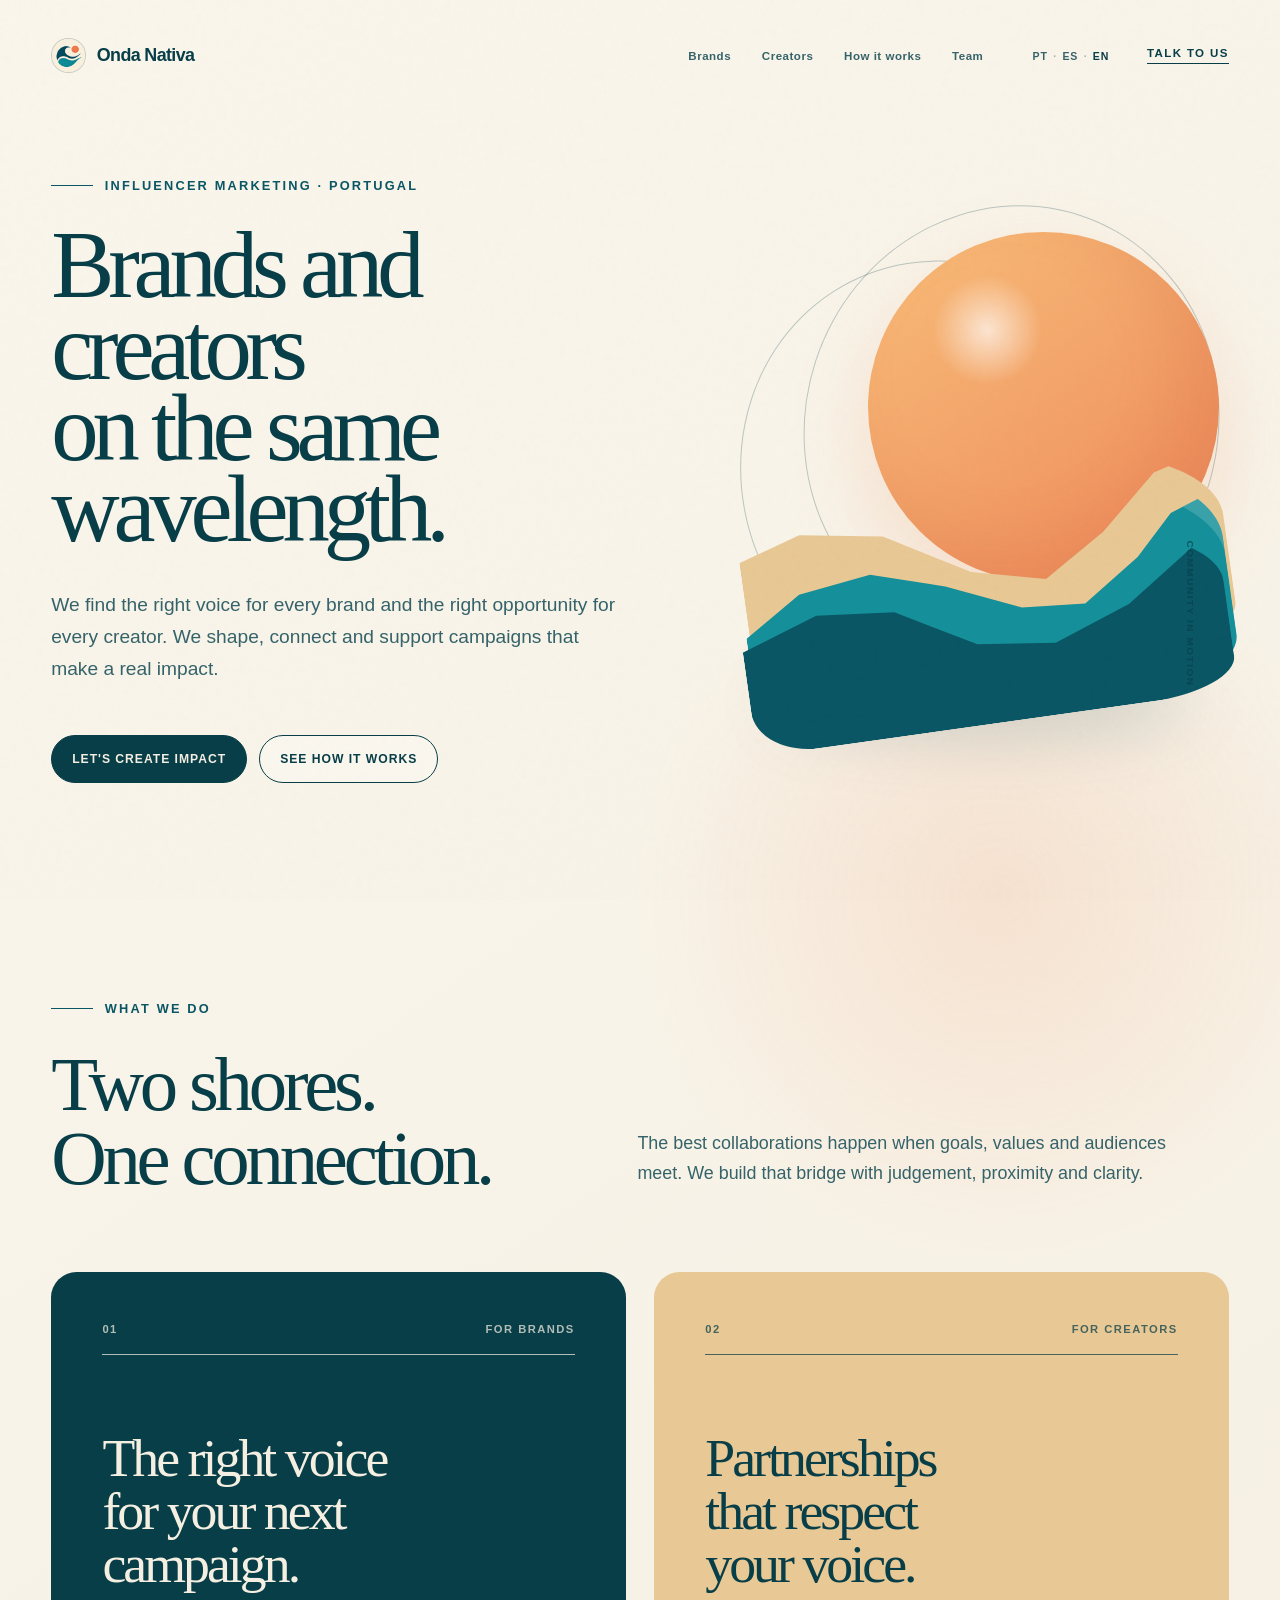
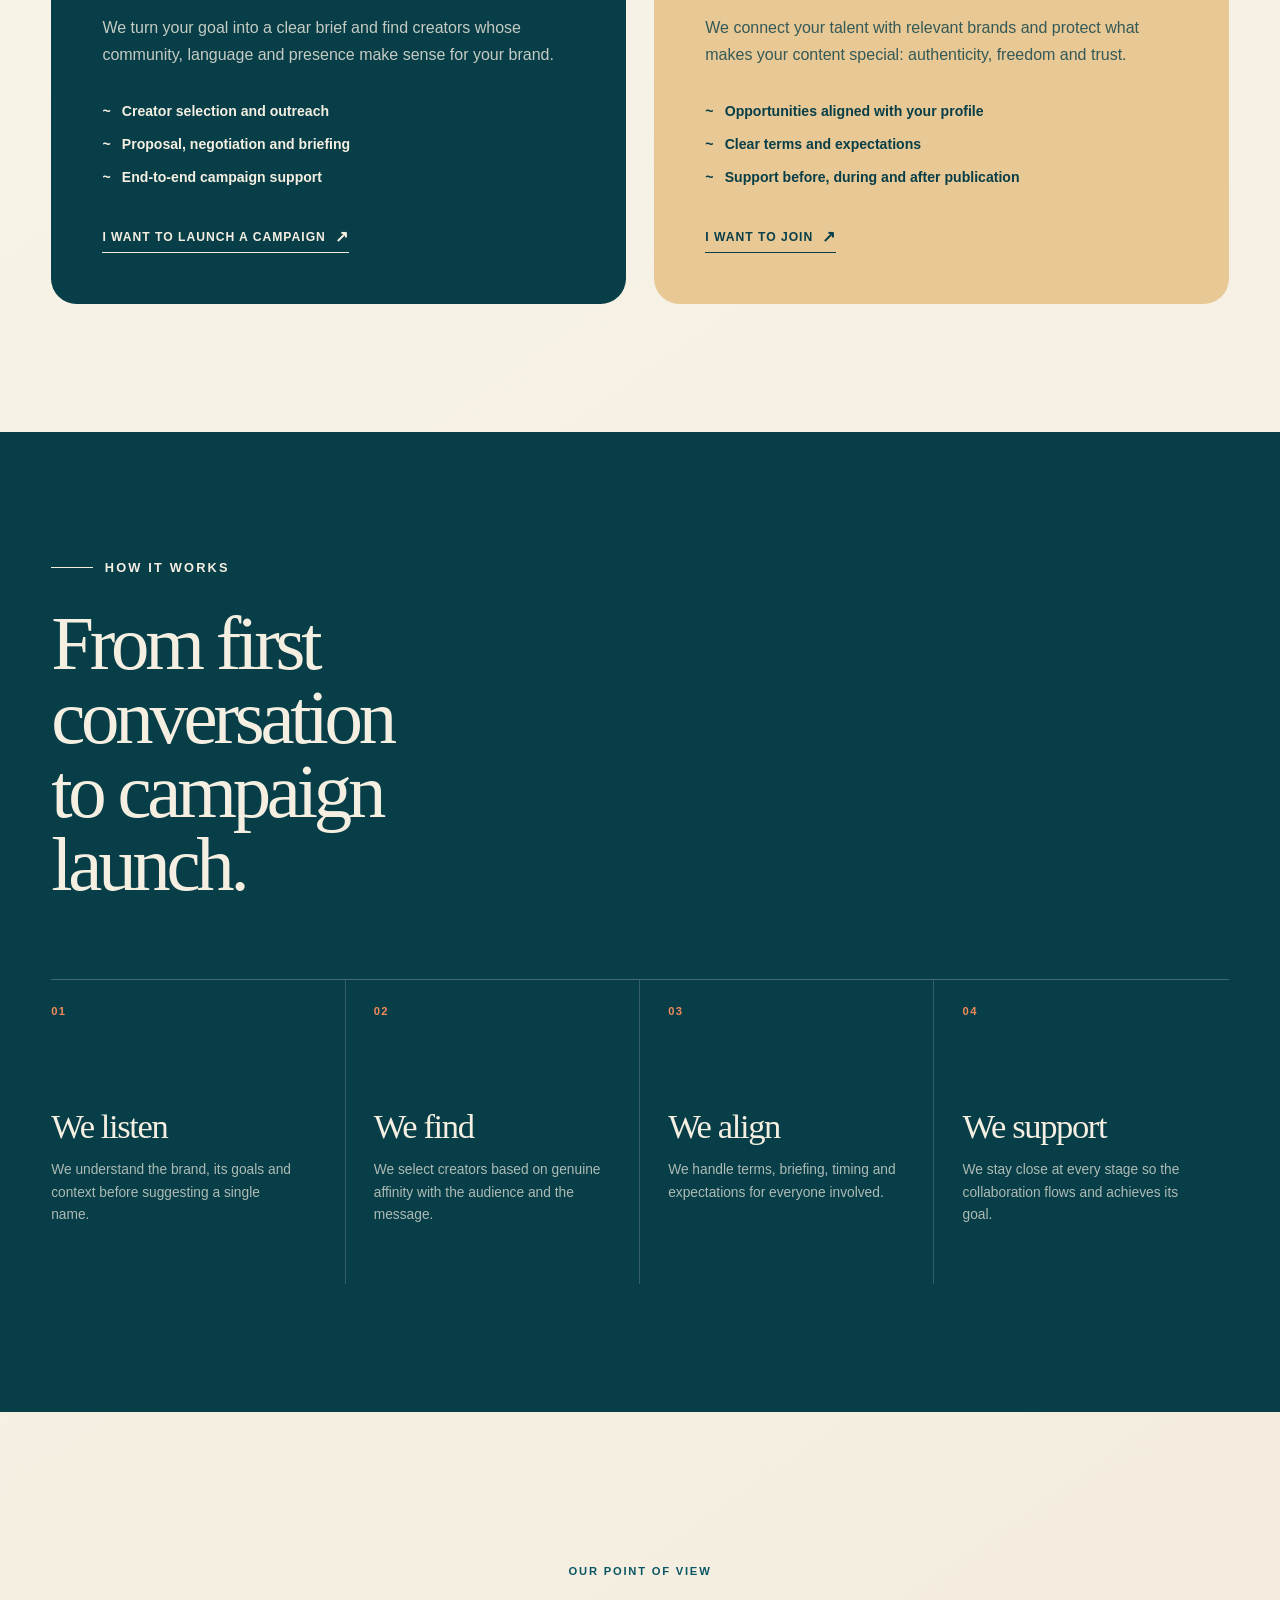
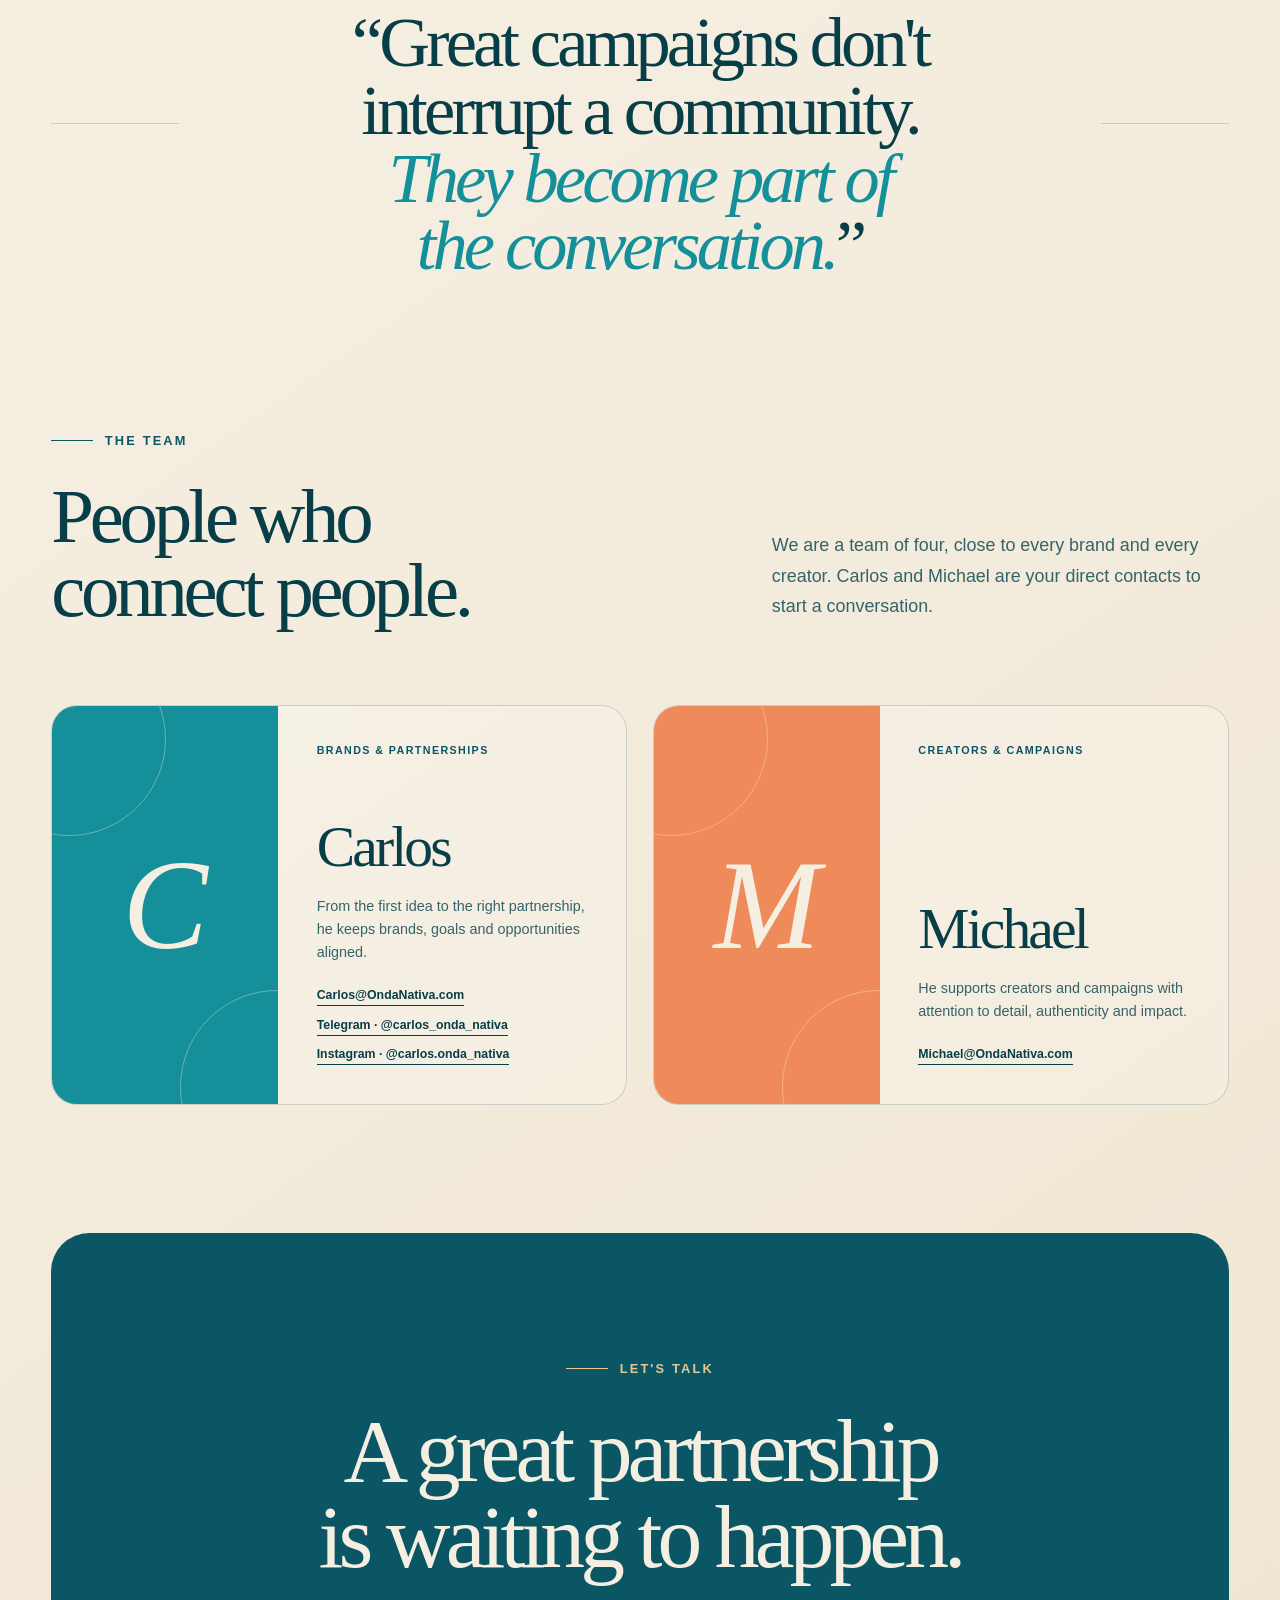
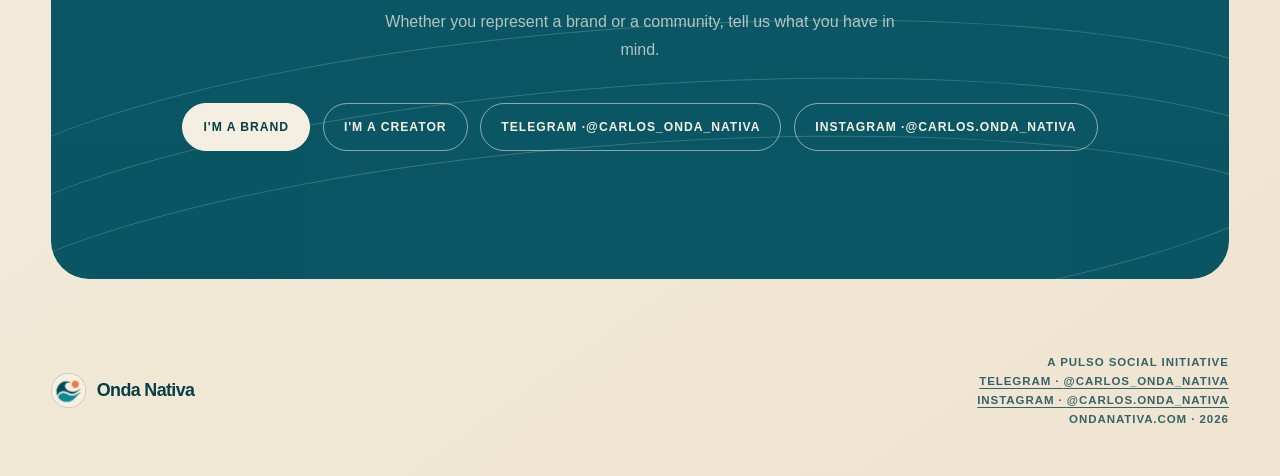
<file: index.html>
<!doctype html>
<html lang="pt-PT">
  <head>
    <meta charset="utf-8" />
    <meta name="viewport" content="width=device-width, initial-scale=1" />
    <meta name="theme-color" content="#0a4e59" />
    <meta
      name="description"
      content="A Onda Nativa liga marcas a creators e transforma boas parcerias em campanhas com impacto."
    />

    <meta property="og:type" content="website" />
    <meta property="og:locale" content="pt_PT" />
    <meta property="og:url" content="https://ondanativa.com/" />
    <meta property="og:site_name" content="Onda Nativa" />
    <meta property="og:title" content="Onda Nativa · Marcas e creators na mesma onda" />
    <meta
      property="og:description"
      content="Ligamos marcas a creators e acompanhamos cada campanha do primeiro contacto ao resultado."
    />
    <meta property="og:image" content="https://ondanativa.com/assets/og.png" />
    <meta property="og:image:width" content="1200" />
    <meta property="og:image:height" content="630" />
    <meta property="og:image:alt" content="Onda Nativa — Uma nova onda está a formar-se." />

    <meta name="twitter:card" content="summary_large_image" />
    <meta name="twitter:title" content="Onda Nativa · Marcas e creators na mesma onda" />
    <meta
      name="twitter:description"
      content="Ligamos marcas a creators e acompanhamos cada campanha do primeiro contacto ao resultado."
    />
    <meta name="twitter:image" content="https://ondanativa.com/assets/og.png" />

    <title>Onda Nativa · Pulso Social</title>
    <link rel="canonical" href="https://ondanativa.com/" />
    <link rel="alternate" hreflang="pt" href="https://ondanativa.com/" />
    <link rel="alternate" hreflang="es" href="https://ondanativa.com/es/" />
    <link rel="alternate" hreflang="en" href="https://ondanativa.com/en/" />
    <link rel="alternate" hreflang="x-default" href="https://ondanativa.com/" />
    <link rel="icon" href="assets/favicon.png?v=2" type="image/png" sizes="64x64" />
    <link rel="apple-touch-icon" href="assets/apple-touch-icon.png?v=2" sizes="180x180" />
    <link rel="stylesheet" href="styles.css?v=6" />
    <script src="language.js"></script>
  </head>

  <body>
    <a class="skip-link" href="#conteudo">Saltar para o conteúdo</a>

    <div class="site-shell">
      <header class="site-header" aria-label="Cabeçalho">
        <a class="brand" href="./" aria-label="Onda Nativa, página inicial">
          <span class="brand-mark" aria-hidden="true">
            <img src="assets/brand/onda-nativa-logo-site-256.png" width="34" height="34" alt="" style="display:block;width:2.15rem;height:2.15rem;max-width:2.15rem;max-height:2.15rem;object-fit:cover;border-radius:50%" />
          </span>
          <span>Onda Nativa</span>
        </a>

        <nav class="site-nav" aria-label="Navegação principal">
          <a href="#para-marcas">Marcas</a>
          <a href="#para-creators">Creators</a>
          <a href="#como-funciona">Como funciona</a>
          <a href="#equipa">Equipa</a>
        </nav>

        <div class="language-switcher" aria-label="Escolher idioma">
          <a href="./" data-language="pt" lang="pt" aria-current="page">PT</a>
          <span aria-hidden="true">·</span>
          <a href="es/" data-language="es" lang="es">ES</a>
          <span aria-hidden="true">·</span>
          <a href="en/" data-language="en" lang="en">EN</a>
        </div>

        <a class="header-contact" href="mailto:carlos@ondanativa.com">Falar connosco</a>
      </header>

      <main id="conteudo">
        <section class="hero" aria-labelledby="titulo-principal">
          <div class="hero-copy">
            <p class="eyebrow">Influencer marketing · Portugal</p>
            <h1 id="titulo-principal">Marcas e creators<br />na mesma onda.</h1>
            <p class="intro">
              Encontramos a voz certa para cada marca e a oportunidade certa para cada creator.
              Criamos, aproximamos e acompanhamos campanhas com impacto real.
            </p>

            <div class="hero-actions" aria-label="Começar uma conversa">
              <a class="button button-primary" href="mailto:carlos@ondanativa.com?subject=Quero%20trabalhar%20com%20a%20Onda%20Nativa">Vamos criar impacto</a>
              <a class="button button-secondary" href="#como-funciona">Descobrir como</a>
            </div>
          </div>

          <div class="hero-art" aria-hidden="true">
            <div class="sun"></div>
            <div class="wave wave-back"></div>
            <div class="wave wave-middle"></div>
            <div class="wave wave-front"></div>
            <span class="orbit orbit-one"></span>
            <span class="orbit orbit-two"></span>
            <p class="art-note">comunidade em movimento</p>
          </div>
        </section>

        <section class="bridge-section page-section" aria-labelledby="ponte-titulo">
          <div class="section-heading">
            <p class="eyebrow">O que fazemos</p>
            <h2 id="ponte-titulo">Duas margens.<br />Uma ligação.</h2>
            <p>
              A melhor colaboração acontece quando objetivos, valores e audiência se encontram.
              Nós tratamos de fazer essa ponte — com critério, proximidade e clareza.
            </p>
          </div>

          <div class="audience-grid">
            <article class="audience-card audience-card-brand" id="para-marcas">
              <div class="card-topline">
                <span>01</span>
                <span>Para marcas</span>
              </div>
              <h3>A voz certa para a sua próxima campanha.</h3>
              <p>
                Traduzimos o seu objetivo num briefing claro e encontramos creators cuja comunidade,
                linguagem e presença fazem sentido para a marca.
              </p>
              <ul>
                <li>Seleção e contacto de creators</li>
                <li>Proposta, negociação e briefing</li>
                <li>Acompanhamento de toda a campanha</li>
              </ul>
              <a class="text-link" href="mailto:carlos@ondanativa.com?subject=Sou%20uma%20marca%20e%20quero%20criar%20uma%20campanha">Quero lançar uma campanha <span aria-hidden="true">↗</span></a>
            </article>

            <article class="audience-card audience-card-creator" id="para-creators">
              <div class="card-topline">
                <span>02</span>
                <span>Para creators</span>
              </div>
              <h3>Parcerias que respeitam a sua voz.</h3>
              <p>
                Aproximamos o seu talento de marcas relevantes e protegemos aquilo que torna o seu
                conteúdo especial: autenticidade, liberdade e confiança.
              </p>
              <ul>
                <li>Oportunidades alinhadas com o seu perfil</li>
                <li>Condições e expectativas transparentes</li>
                <li>Apoio antes, durante e depois da publicação</li>
              </ul>
              <a class="text-link" href="mailto:michael@ondanativa.com?subject=Sou%20creator%20e%20quero%20trabalhar%20com%20a%20Onda%20Nativa">Quero fazer parte <span aria-hidden="true">↗</span></a>
            </article>
          </div>
        </section>

        <section class="process-section page-section" id="como-funciona" aria-labelledby="processo-titulo">
          <div class="section-heading section-heading-light">
            <p class="eyebrow">Como funciona</p>
            <h2 id="processo-titulo">Da primeira conversa<br />à campanha no ar.</h2>
          </div>

          <ol class="process-list">
            <li>
              <span class="process-number">01</span>
              <div>
                <h3>Ouvimos</h3>
                <p>Percebemos a marca, os objetivos e o contexto antes de sugerir qualquer nome.</p>
              </div>
            </li>
            <li>
              <span class="process-number">02</span>
              <div>
                <h3>Encontramos</h3>
                <p>Selecionamos creators pela afinidade real com a audiência e com a mensagem.</p>
              </div>
            </li>
            <li>
              <span class="process-number">03</span>
              <div>
                <h3>Alinhamos</h3>
                <p>Tratamos de condições, briefing, calendário e expectativas de ambos os lados.</p>
              </div>
            </li>
            <li>
              <span class="process-number">04</span>
              <div>
                <h3>Acompanhamos</h3>
                <p>Estamos presentes em cada etapa para que a colaboração flua e cumpra o objetivo.</p>
              </div>
            </li>
          </ol>
        </section>

        <section class="belief-section page-section" aria-label="A nossa visão">
          <p class="belief-kicker">O nosso ponto de vista</p>
          <blockquote>
            “Boas campanhas não interrompem uma comunidade. <em>Entram naturalmente na conversa.</em>”
          </blockquote>
        </section>

        <section class="team-section page-section" id="equipa" aria-labelledby="equipa-titulo">
          <div class="section-heading team-heading">
            <div>
              <p class="eyebrow">A equipa</p>
              <h2 id="equipa-titulo">Pessoas que ligam pessoas.</h2>
            </div>
            <p>
              Somos uma equipa de quatro, próxima de cada marca e de cada creator. Carlos e Michael
              são os seus contactos diretos para começar uma conversa.
            </p>
          </div>

          <div class="team-grid">
            <article class="team-card">
              <div class="member-symbol" aria-hidden="true"><span>C</span></div>
              <div class="member-copy">
                <p class="member-role">Marcas &amp; Parcerias</p>
                <h3>Carlos</h3>
                <p>Da primeira ideia à parceria certa, mantém marcas, objetivos e oportunidades alinhados.</p>
                <div class="member-links">
                  <a href="mailto:carlos@ondanativa.com">Carlos@OndaNativa.com</a>
                  <a href="https://t.me/carlos_onda_nativa">Telegram · <span translate="no">@carlos_onda_nativa</span></a>
                  <a href="https://www.instagram.com/carlos.onda_nativa/">Instagram · <span translate="no">@carlos.onda_nativa</span></a>
                </div>
              </div>
            </article>

            <article class="team-card team-card-alt">
              <div class="member-symbol" aria-hidden="true"><span>M</span></div>
              <div class="member-copy">
                <p class="member-role">Creators &amp; Campanhas</p>
                <h3>Michael</h3>
                <p>Acompanha creators e campanhas com atenção ao detalhe, autenticidade e impacto.</p>
                <a href="mailto:michael@ondanativa.com">Michael@OndaNativa.com</a>
              </div>
            </article>
          </div>
        </section>

        <section class="contact-section page-section" aria-labelledby="contacto-titulo">
          <div class="contact-wave" aria-hidden="true">
            <span></span><span></span><span></span>
          </div>
          <p class="eyebrow">Vamos conversar</p>
          <h2 id="contacto-titulo">Há uma boa parceria<br />à nossa espera.</h2>
          <p>Quer tenha uma marca ou uma comunidade, conte-nos o que tem em mente.</p>
          <div class="contact-actions">
            <a class="button button-cream" href="mailto:carlos@ondanativa.com?subject=Tenho%20uma%20marca%20e%20quero%20falar%20convosco">Sou uma marca</a>
            <a class="button button-outline-light" href="mailto:michael@ondanativa.com?subject=Sou%20creator%20e%20quero%20falar%20convosco">Sou creator</a>
            <a class="button button-outline-light" href="https://t.me/carlos_onda_nativa" aria-label="Falar com a Onda Nativa no Telegram">Telegram · <span translate="no">@carlos_onda_nativa</span></a>
            <a class="button button-outline-light" href="https://www.instagram.com/carlos.onda_nativa/" aria-label="Ver a Onda Nativa no Instagram">Instagram · <span translate="no">@carlos.onda_nativa</span></a>
          </div>
        </section>
      </main>

      <footer class="site-footer">
        <a class="brand footer-brand" href="./" aria-label="Onda Nativa, página inicial">
          <span class="brand-mark" aria-hidden="true">
            <img src="assets/brand/onda-nativa-logo-site-256.png" width="34" height="34" alt="" style="display:block;width:2.15rem;height:2.15rem;max-width:2.15rem;max-height:2.15rem;object-fit:cover;border-radius:50%" />
          </span>
          <span>Onda Nativa</span>
        </a>
        <div class="footer-meta">
          <p>Uma iniciativa Pulso Social</p>
          <p><a href="https://t.me/carlos_onda_nativa">Telegram · <span translate="no">@carlos_onda_nativa</span></a></p>
          <p><a href="https://www.instagram.com/carlos.onda_nativa/">Instagram · <span translate="no">@carlos.onda_nativa</span></a></p>
          <p>ondanativa.com <span aria-hidden="true">·</span> 2026</p>
        </div>
      </footer>
    </div>
  </body>
</html>
</file>
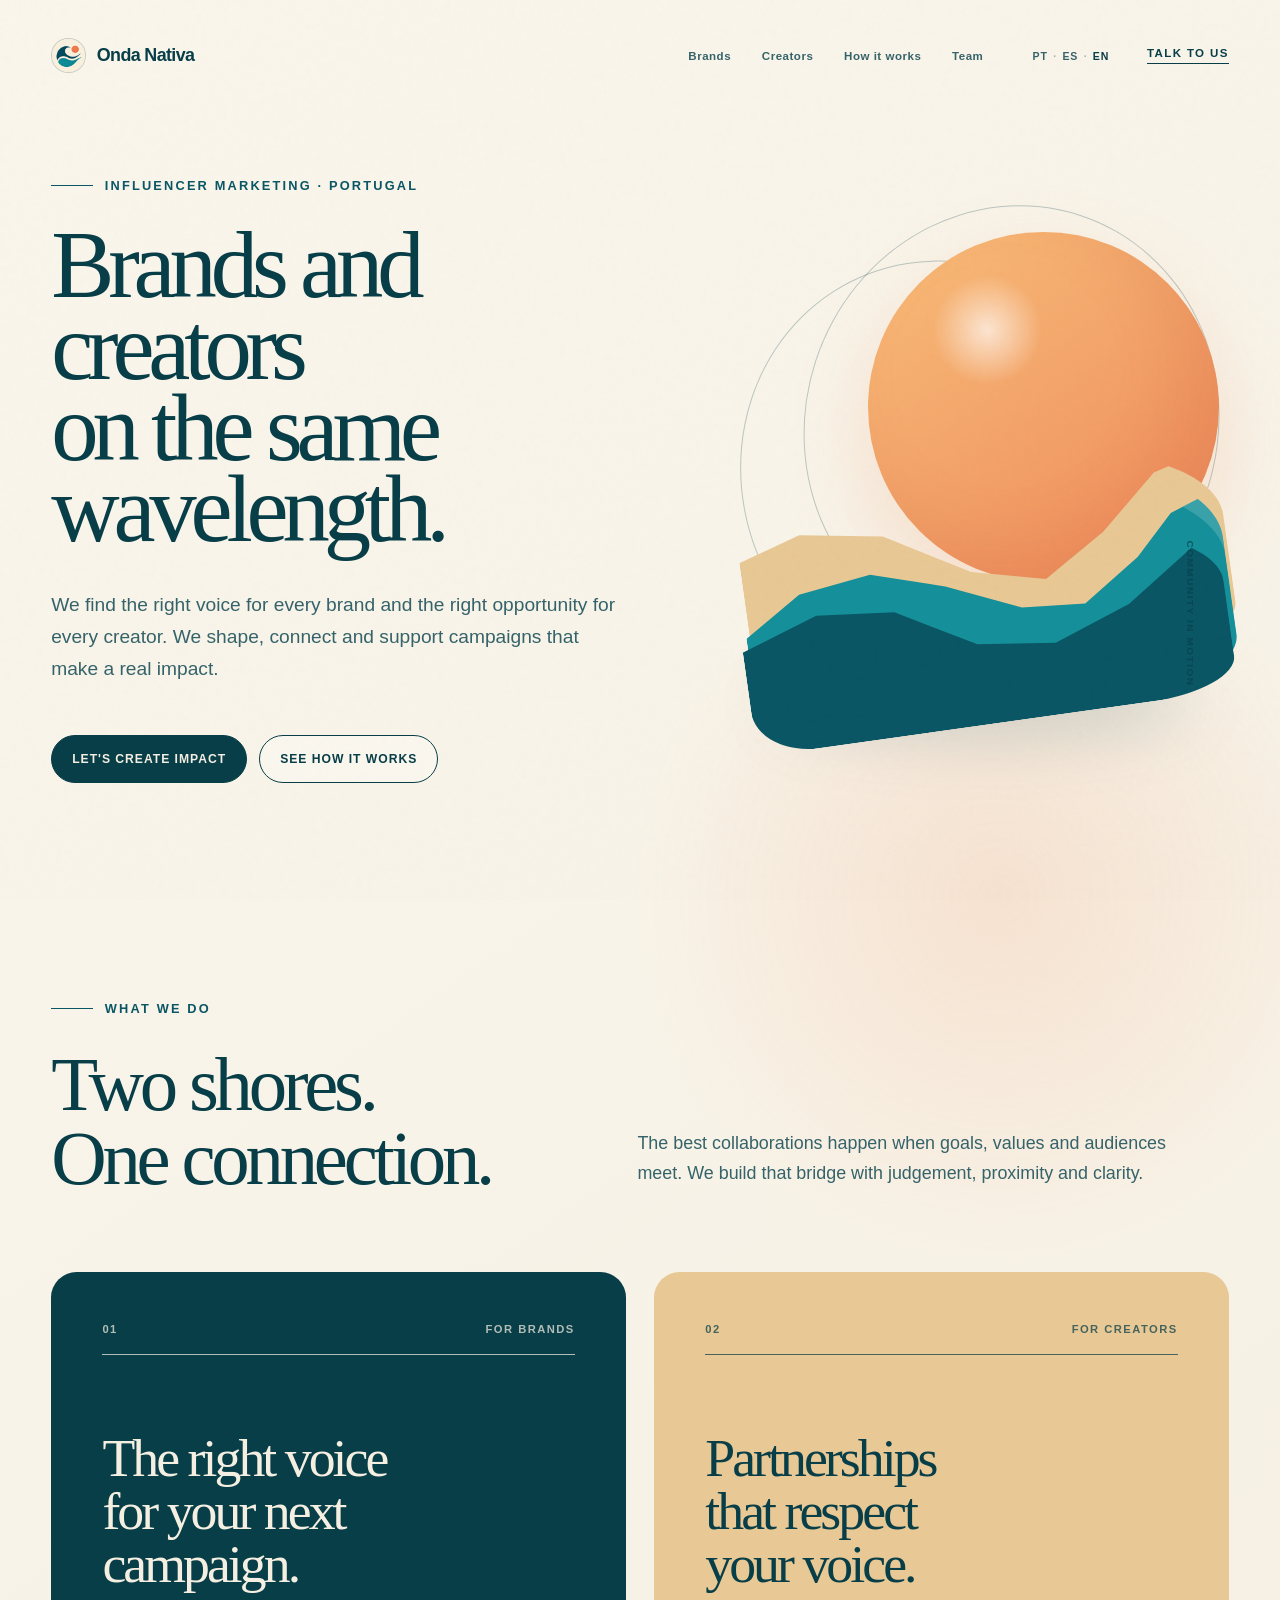
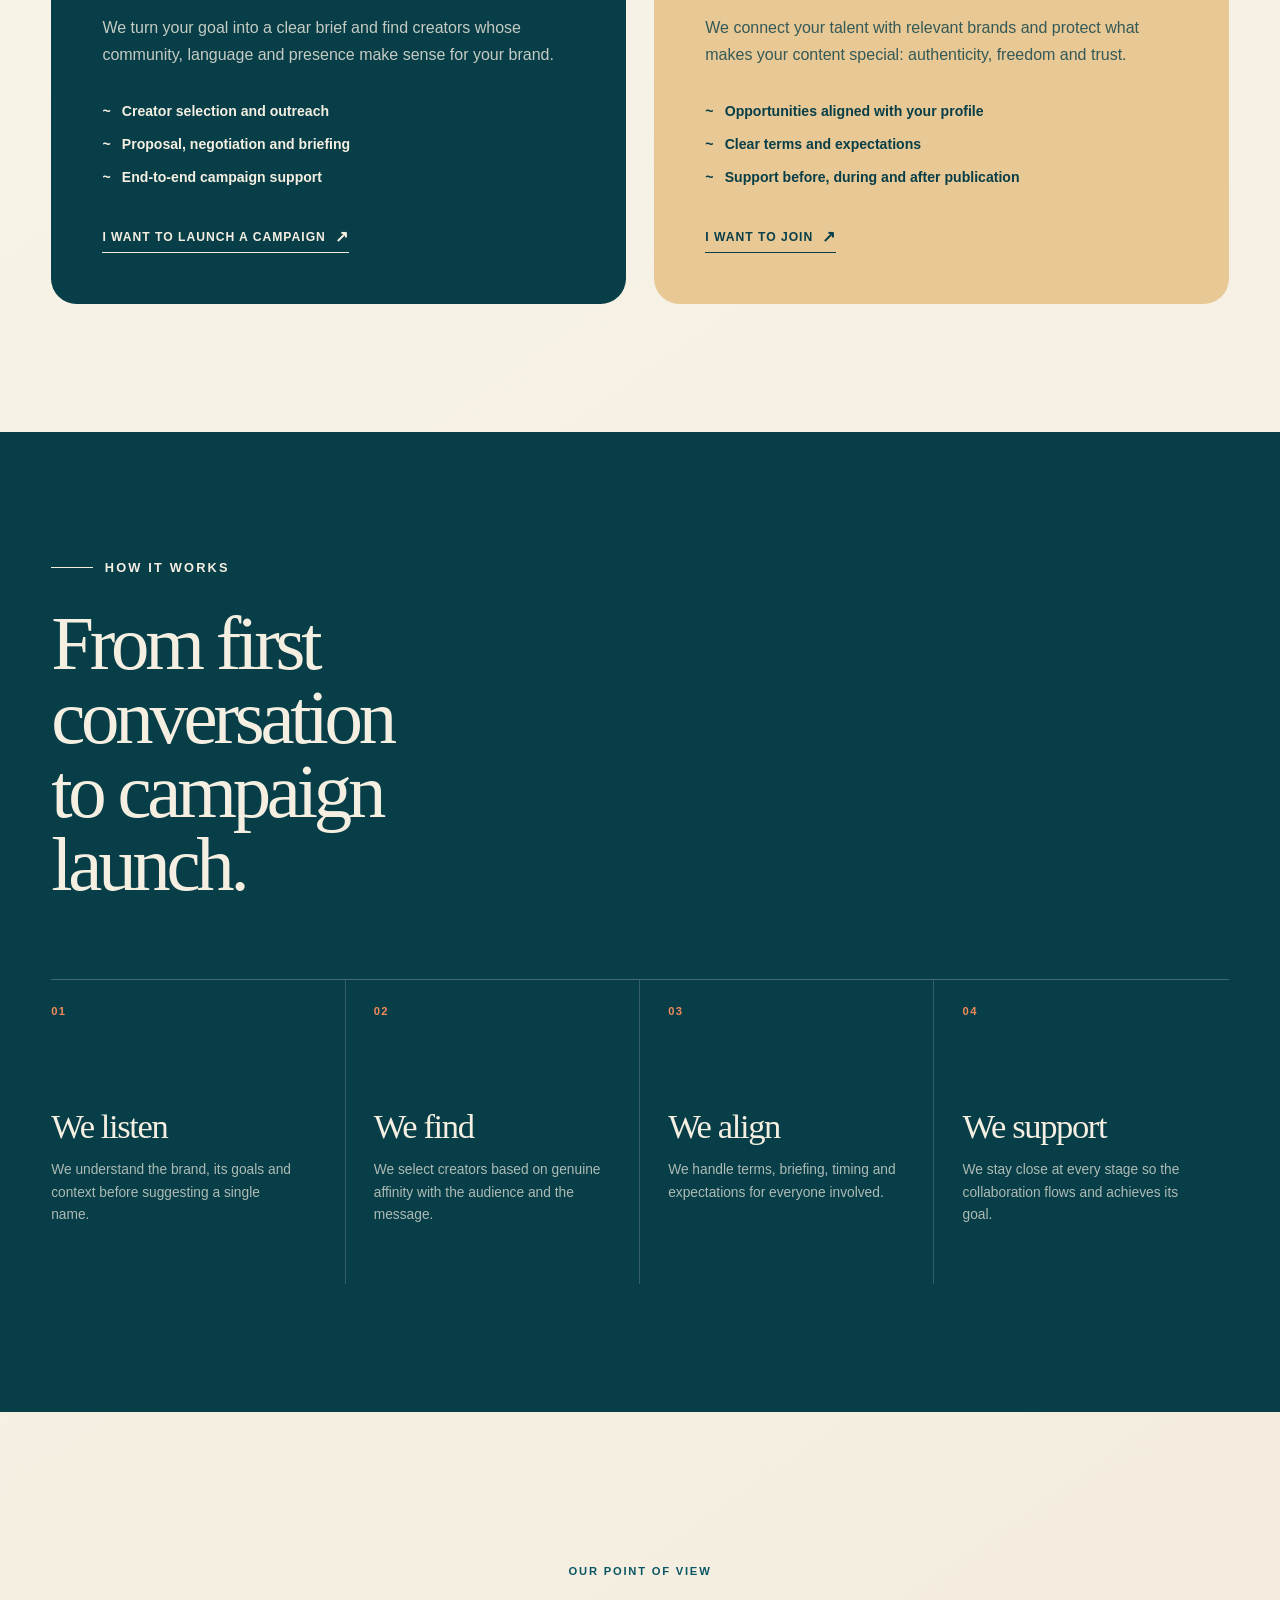
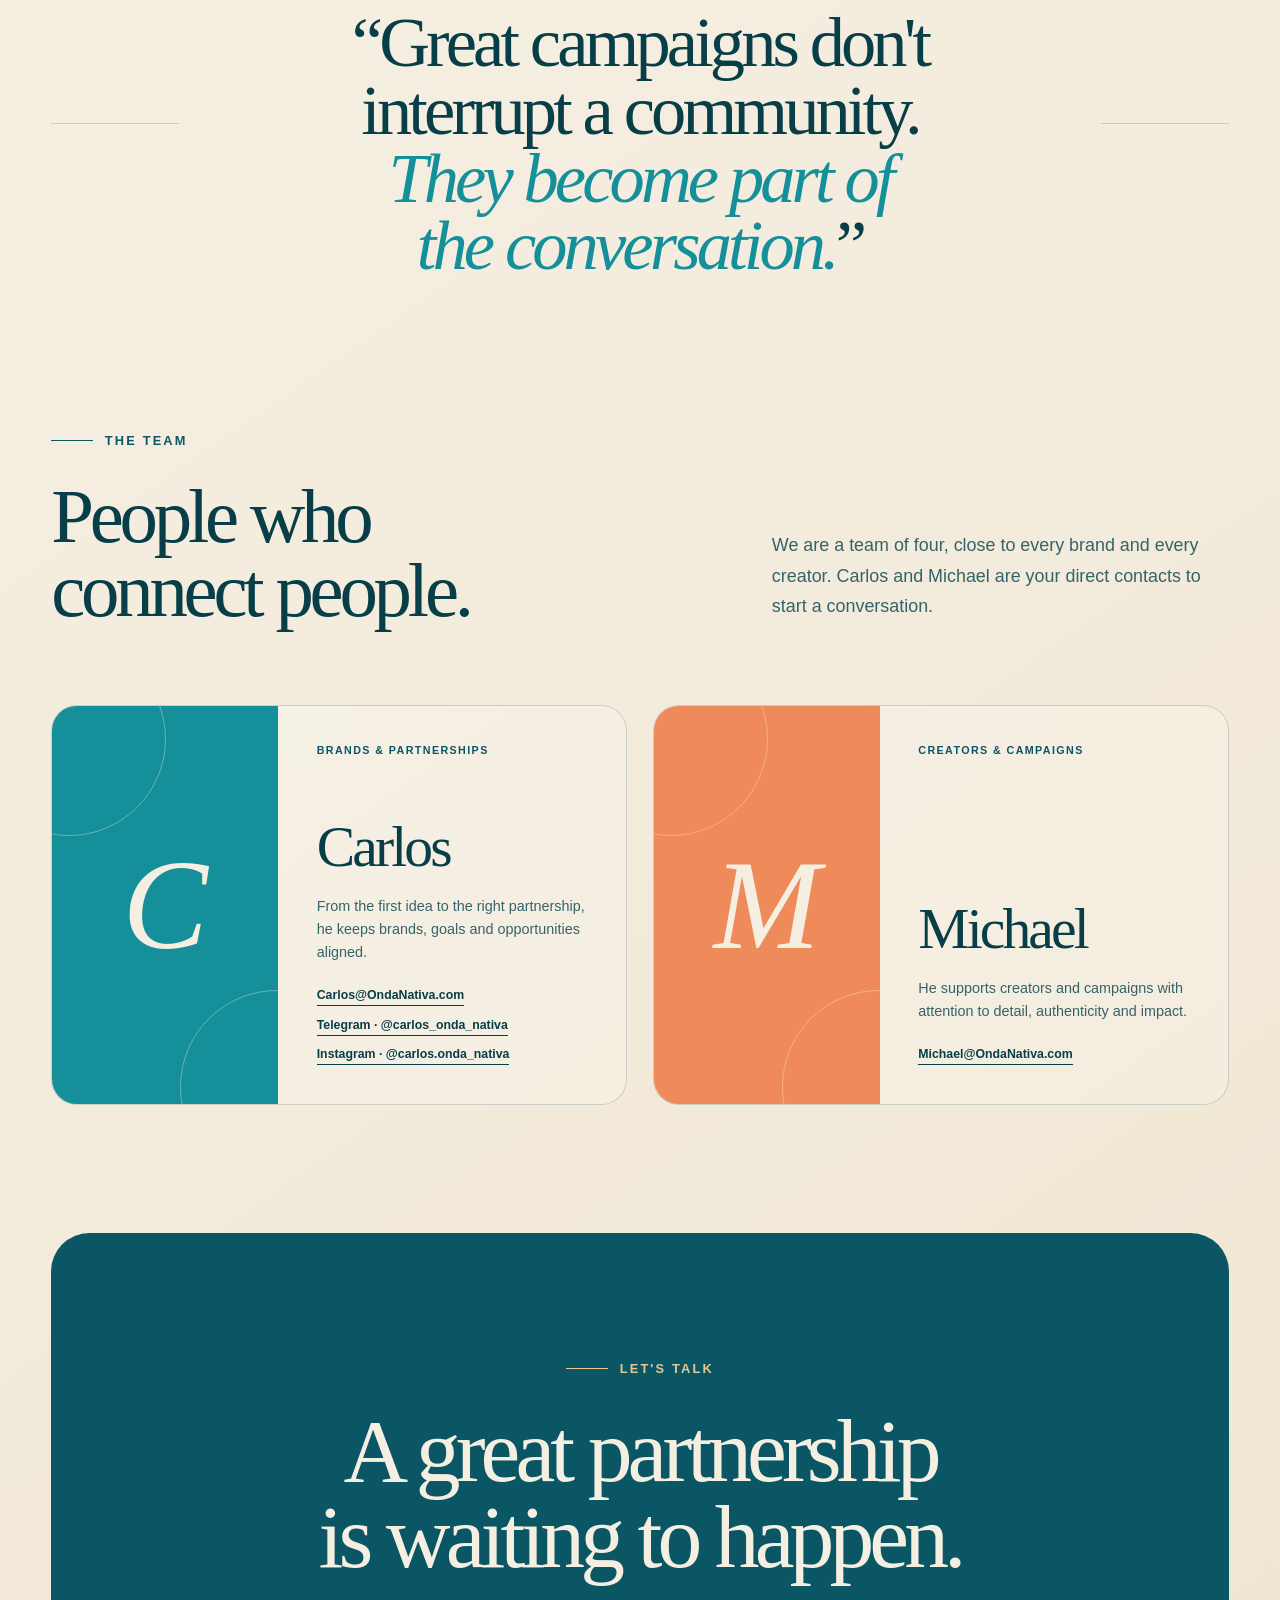
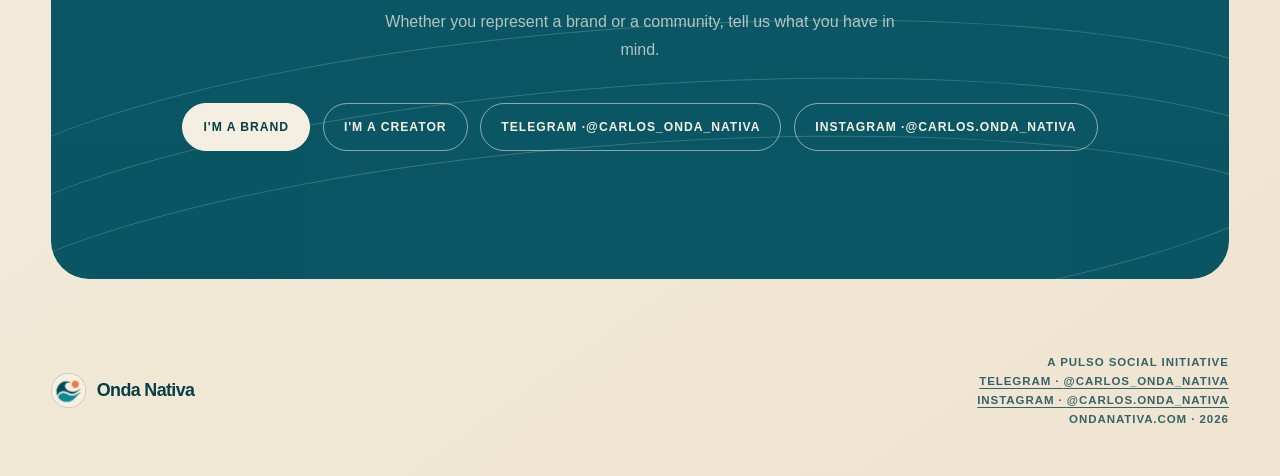
<file: en/index.html>
<!doctype html>
<html lang="en">
  <head>
    <meta charset="utf-8" />
    <meta name="viewport" content="width=device-width, initial-scale=1" />
    <meta name="theme-color" content="#0a4e59" />
    <meta
      name="description"
      content="Onda Nativa connects brands with creators and turns strong partnerships into campaigns with real impact."
    />

    <meta property="og:type" content="website" />
    <meta property="og:locale" content="en_GB" />
    <meta property="og:url" content="https://ondanativa.com/en/" />
    <meta property="og:site_name" content="Onda Nativa" />
    <meta property="og:title" content="Onda Nativa · Brands and creators on the same wavelength" />
    <meta
      property="og:description"
      content="We connect brands with creators and support every campaign from first contact to final result."
    />
    <meta property="og:image" content="https://ondanativa.com/assets/og.png" />
    <meta property="og:image:width" content="1200" />
    <meta property="og:image:height" content="630" />
    <meta property="og:image:alt" content="Onda Nativa — A new wave is taking shape." />

    <meta name="twitter:card" content="summary_large_image" />
    <meta name="twitter:title" content="Onda Nativa · Brands and creators on the same wavelength" />
    <meta
      name="twitter:description"
      content="We connect brands with creators and support every campaign from first contact to final result."
    />
    <meta name="twitter:image" content="https://ondanativa.com/assets/og.png" />

    <title>Onda Nativa · Pulso Social</title>
    <link rel="canonical" href="https://ondanativa.com/en/" />
    <link rel="alternate" hreflang="pt" href="https://ondanativa.com/" />
    <link rel="alternate" hreflang="es" href="https://ondanativa.com/es/" />
    <link rel="alternate" hreflang="en" href="https://ondanativa.com/en/" />
    <link rel="alternate" hreflang="x-default" href="https://ondanativa.com/" />
    <link rel="icon" href="../assets/favicon.png?v=2" type="image/png" sizes="64x64" />
    <link rel="apple-touch-icon" href="../assets/apple-touch-icon.png?v=2" sizes="180x180" />
    <link rel="stylesheet" href="../styles.css?v=6" />
    <script src="../language.js"></script>
  </head>

  <body>
    <a class="skip-link" href="#content">Skip to content</a>

    <div class="site-shell">
      <header class="site-header" aria-label="Header">
        <a class="brand" href="./" aria-label="Onda Nativa, home page">
          <span class="brand-mark" aria-hidden="true">
            <img src="../assets/brand/onda-nativa-logo-site-256.png" width="34" height="34" alt="" style="display:block;width:2.15rem;height:2.15rem;max-width:2.15rem;max-height:2.15rem;object-fit:cover;border-radius:50%" />
          </span>
          <span>Onda Nativa</span>
        </a>

        <nav class="site-nav" aria-label="Main navigation">
          <a href="#for-brands">Brands</a>
          <a href="#for-creators">Creators</a>
          <a href="#how-it-works">How it works</a>
          <a href="#team">Team</a>
        </nav>

        <div class="language-switcher" aria-label="Choose language">
          <a href="../" data-language="pt" lang="pt">PT</a>
          <span aria-hidden="true">·</span>
          <a href="../es/" data-language="es" lang="es">ES</a>
          <span aria-hidden="true">·</span>
          <a href="./" data-language="en" lang="en" aria-current="page">EN</a>
        </div>

        <a class="header-contact" href="mailto:carlos@ondanativa.com">Talk to us</a>
      </header>

      <main id="content">
        <section class="hero" aria-labelledby="main-title">
          <div class="hero-copy">
            <p class="eyebrow">Influencer marketing · Portugal</p>
            <h1 id="main-title">Brands and creators<br />on the same wavelength.</h1>
            <p class="intro">
              We find the right voice for every brand and the right opportunity for every creator.
              We shape, connect and support campaigns that make a real impact.
            </p>

            <div class="hero-actions" aria-label="Start a conversation">
              <a class="button button-primary" href="mailto:carlos@ondanativa.com?subject=I%20want%20to%20work%20with%20Onda%20Nativa">Let's create impact</a>
              <a class="button button-secondary" href="#how-it-works">See how it works</a>
            </div>
          </div>

          <div class="hero-art" aria-hidden="true">
            <div class="sun"></div>
            <div class="wave wave-back"></div>
            <div class="wave wave-middle"></div>
            <div class="wave wave-front"></div>
            <span class="orbit orbit-one"></span>
            <span class="orbit orbit-two"></span>
            <p class="art-note">community in motion</p>
          </div>
        </section>

        <section class="bridge-section page-section" aria-labelledby="bridge-title">
          <div class="section-heading">
            <p class="eyebrow">What we do</p>
            <h2 id="bridge-title">Two shores.<br />One connection.</h2>
            <p>
              The best collaborations happen when goals, values and audiences meet. We build that
              bridge with judgement, proximity and clarity.
            </p>
          </div>

          <div class="audience-grid">
            <article class="audience-card audience-card-brand" id="for-brands">
              <div class="card-topline">
                <span>01</span>
                <span>For brands</span>
              </div>
              <h3>The right voice for your next campaign.</h3>
              <p>
                We turn your goal into a clear brief and find creators whose community, language and
                presence make sense for your brand.
              </p>
              <ul>
                <li>Creator selection and outreach</li>
                <li>Proposal, negotiation and briefing</li>
                <li>End-to-end campaign support</li>
              </ul>
              <a class="text-link" href="mailto:carlos@ondanativa.com?subject=I%20am%20a%20brand%20planning%20a%20campaign">I want to launch a campaign <span aria-hidden="true">↗</span></a>
            </article>

            <article class="audience-card audience-card-creator" id="for-creators">
              <div class="card-topline">
                <span>02</span>
                <span>For creators</span>
              </div>
              <h3>Partnerships that respect your voice.</h3>
              <p>
                We connect your talent with relevant brands and protect what makes your content
                special: authenticity, freedom and trust.
              </p>
              <ul>
                <li>Opportunities aligned with your profile</li>
                <li>Clear terms and expectations</li>
                <li>Support before, during and after publication</li>
              </ul>
              <a class="text-link" href="mailto:michael@ondanativa.com?subject=I%20am%20a%20creator%20interested%20in%20Onda%20Nativa">I want to join <span aria-hidden="true">↗</span></a>
            </article>
          </div>
        </section>

        <section class="process-section page-section" id="how-it-works" aria-labelledby="process-title">
          <div class="section-heading section-heading-light">
            <p class="eyebrow">How it works</p>
            <h2 id="process-title">From first conversation<br />to campaign launch.</h2>
          </div>

          <ol class="process-list">
            <li>
              <span class="process-number">01</span>
              <div>
                <h3>We listen</h3>
                <p>We understand the brand, its goals and context before suggesting a single name.</p>
              </div>
            </li>
            <li>
              <span class="process-number">02</span>
              <div>
                <h3>We find</h3>
                <p>We select creators based on genuine affinity with the audience and the message.</p>
              </div>
            </li>
            <li>
              <span class="process-number">03</span>
              <div>
                <h3>We align</h3>
                <p>We handle terms, briefing, timing and expectations for everyone involved.</p>
              </div>
            </li>
            <li>
              <span class="process-number">04</span>
              <div>
                <h3>We support</h3>
                <p>We stay close at every stage so the collaboration flows and achieves its goal.</p>
              </div>
            </li>
          </ol>
        </section>

        <section class="belief-section page-section" aria-label="Our point of view">
          <p class="belief-kicker">Our point of view</p>
          <blockquote>
            “Great campaigns don't interrupt a community. <em>They become part of the conversation.</em>”
          </blockquote>
        </section>

        <section class="team-section page-section" id="team" aria-labelledby="team-title">
          <div class="section-heading team-heading">
            <div>
              <p class="eyebrow">The team</p>
              <h2 id="team-title">People who connect people.</h2>
            </div>
            <p>
              We are a team of four, close to every brand and every creator. Carlos and Michael are
              your direct contacts to start a conversation.
            </p>
          </div>

          <div class="team-grid">
            <article class="team-card">
              <div class="member-symbol" aria-hidden="true"><span>C</span></div>
              <div class="member-copy">
                <p class="member-role">Brands &amp; Partnerships</p>
                <h3>Carlos</h3>
                <p>From the first idea to the right partnership, he keeps brands, goals and opportunities aligned.</p>
                <div class="member-links">
                  <a href="mailto:carlos@ondanativa.com">Carlos@OndaNativa.com</a>
                  <a href="https://t.me/carlos_onda_nativa">Telegram · <span translate="no">@carlos_onda_nativa</span></a>
                  <a href="https://www.instagram.com/carlos.onda_nativa/">Instagram · <span translate="no">@carlos.onda_nativa</span></a>
                </div>
              </div>
            </article>

            <article class="team-card team-card-alt">
              <div class="member-symbol" aria-hidden="true"><span>M</span></div>
              <div class="member-copy">
                <p class="member-role">Creators &amp; Campaigns</p>
                <h3>Michael</h3>
                <p>He supports creators and campaigns with attention to detail, authenticity and impact.</p>
                <a href="mailto:michael@ondanativa.com">Michael@OndaNativa.com</a>
              </div>
            </article>
          </div>
        </section>

        <section class="contact-section page-section" aria-labelledby="contact-title">
          <div class="contact-wave" aria-hidden="true">
            <span></span><span></span><span></span>
          </div>
          <p class="eyebrow">Let's talk</p>
          <h2 id="contact-title">A great partnership<br />is waiting to happen.</h2>
          <p>Whether you represent a brand or a community, tell us what you have in mind.</p>
          <div class="contact-actions">
            <a class="button button-cream" href="mailto:carlos@ondanativa.com?subject=I%20represent%20a%20brand">I'm a brand</a>
            <a class="button button-outline-light" href="mailto:michael@ondanativa.com?subject=I%20am%20a%20creator">I'm a creator</a>
            <a class="button button-outline-light" href="https://t.me/carlos_onda_nativa" aria-label="Contact Onda Nativa on Telegram">Telegram · <span translate="no">@carlos_onda_nativa</span></a>
            <a class="button button-outline-light" href="https://www.instagram.com/carlos.onda_nativa/" aria-label="View Onda Nativa on Instagram">Instagram · <span translate="no">@carlos.onda_nativa</span></a>
          </div>
        </section>
      </main>

      <footer class="site-footer">
        <a class="brand footer-brand" href="./" aria-label="Onda Nativa, home page">
          <span class="brand-mark" aria-hidden="true">
            <img src="../assets/brand/onda-nativa-logo-site-256.png" width="34" height="34" alt="" style="display:block;width:2.15rem;height:2.15rem;max-width:2.15rem;max-height:2.15rem;object-fit:cover;border-radius:50%" />
          </span>
          <span>Onda Nativa</span>
        </a>
        <div class="footer-meta">
          <p>A Pulso Social initiative</p>
          <p><a href="https://t.me/carlos_onda_nativa">Telegram · <span translate="no">@carlos_onda_nativa</span></a></p>
          <p><a href="https://www.instagram.com/carlos.onda_nativa/">Instagram · <span translate="no">@carlos.onda_nativa</span></a></p>
          <p>ondanativa.com <span aria-hidden="true">·</span> 2026</p>
        </div>
      </footer>
    </div>
  </body>
</html>
</file>
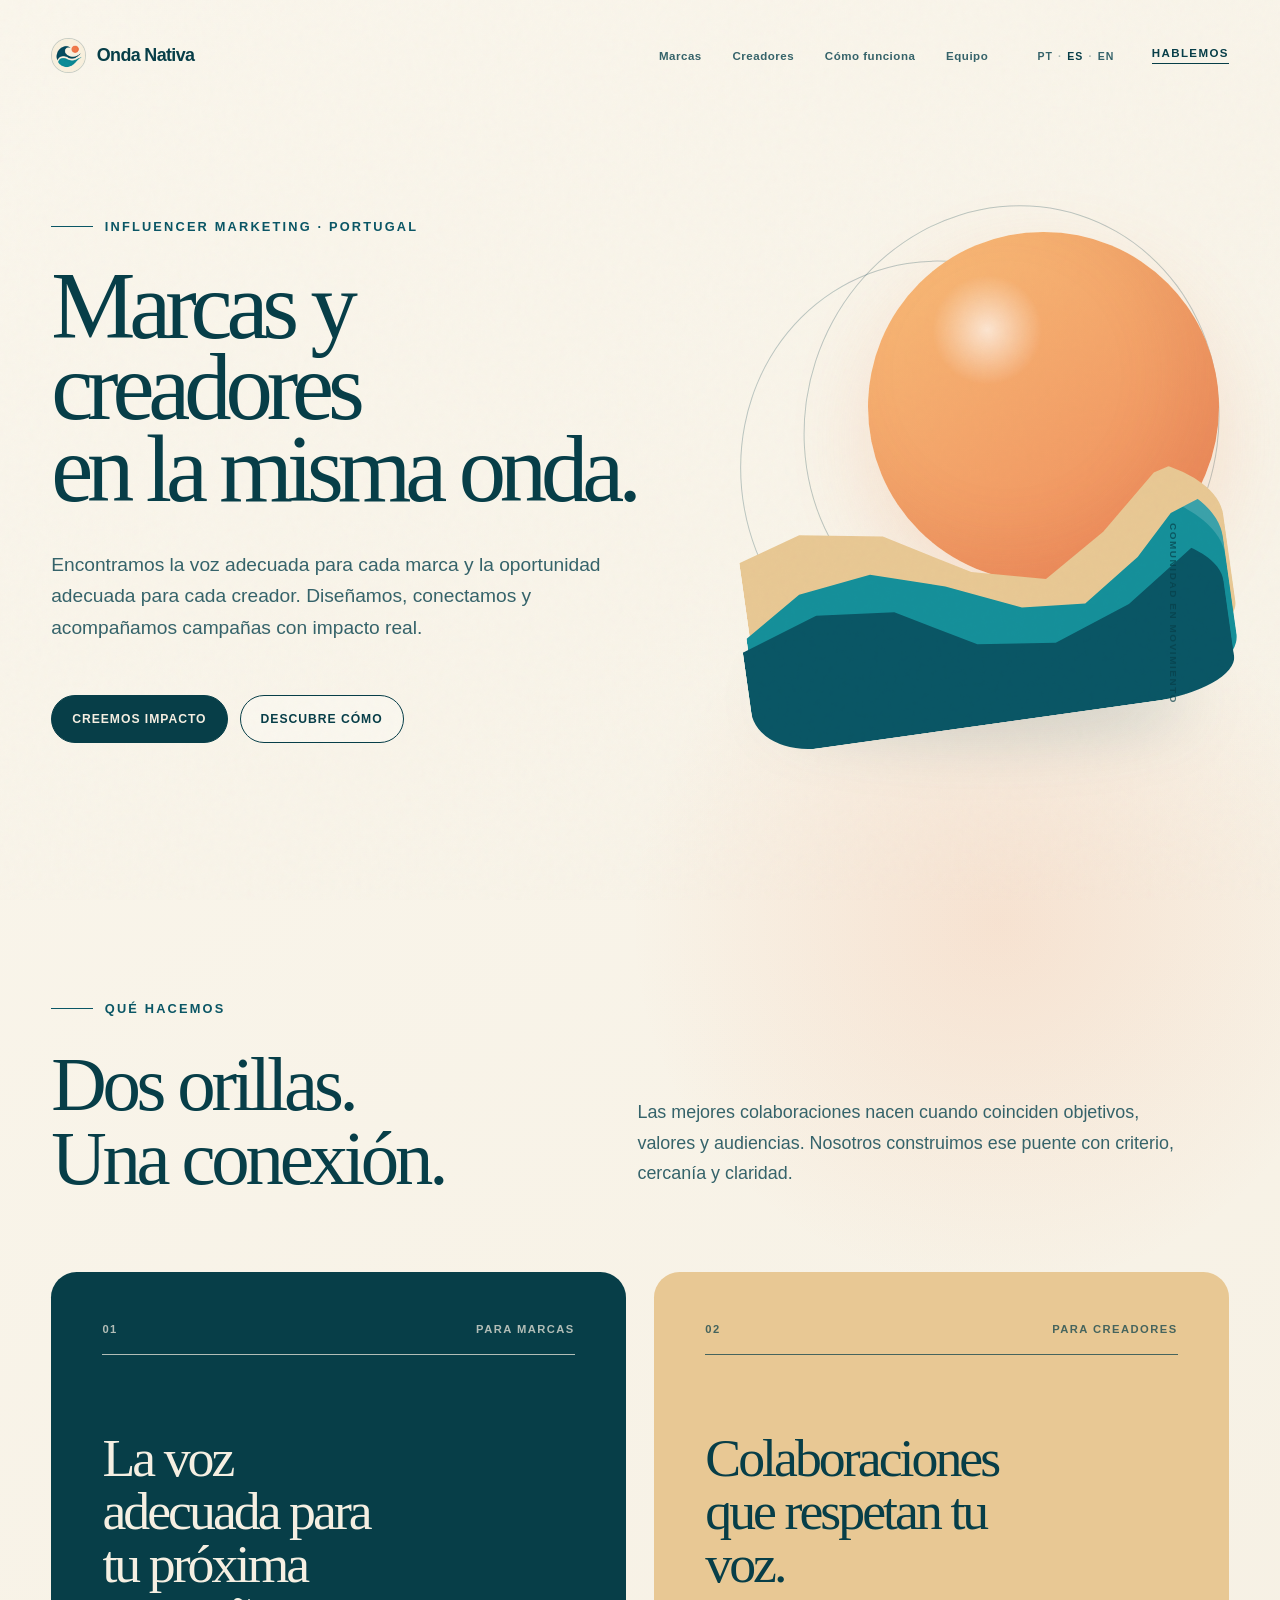
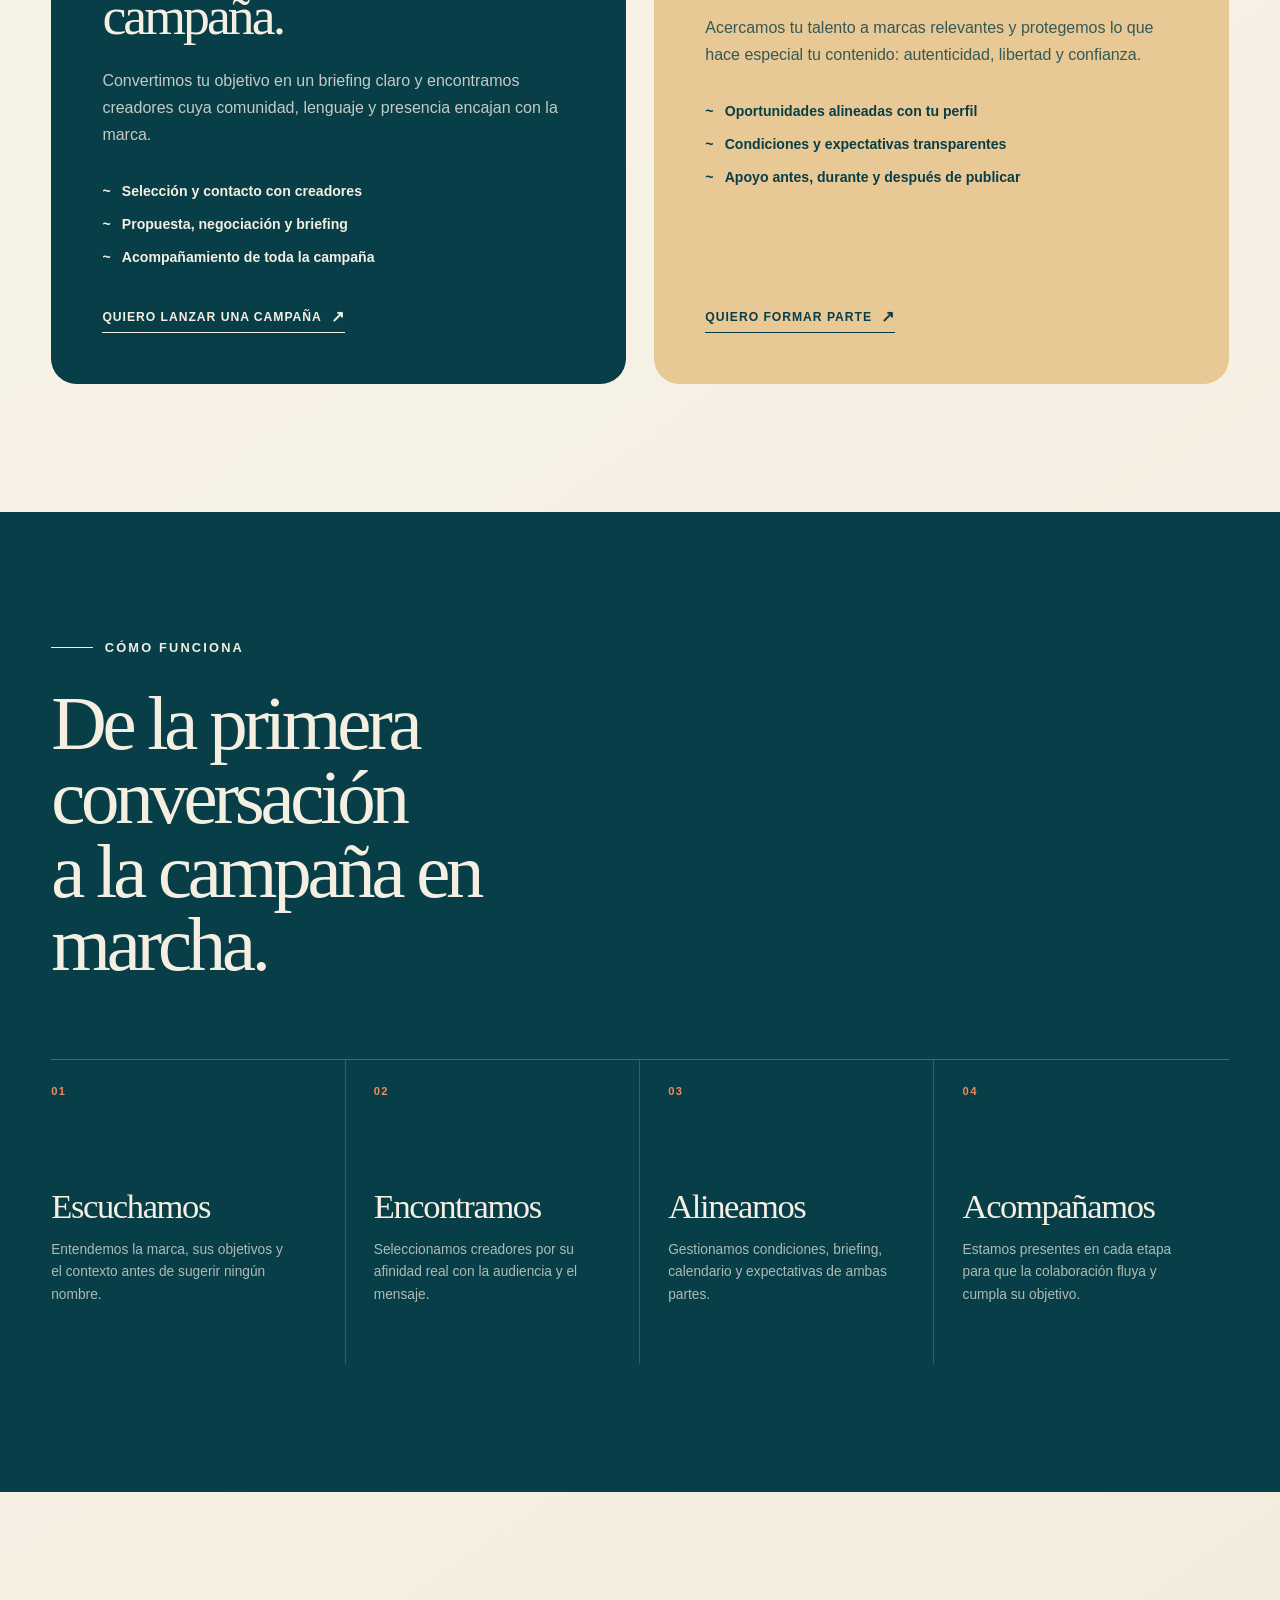
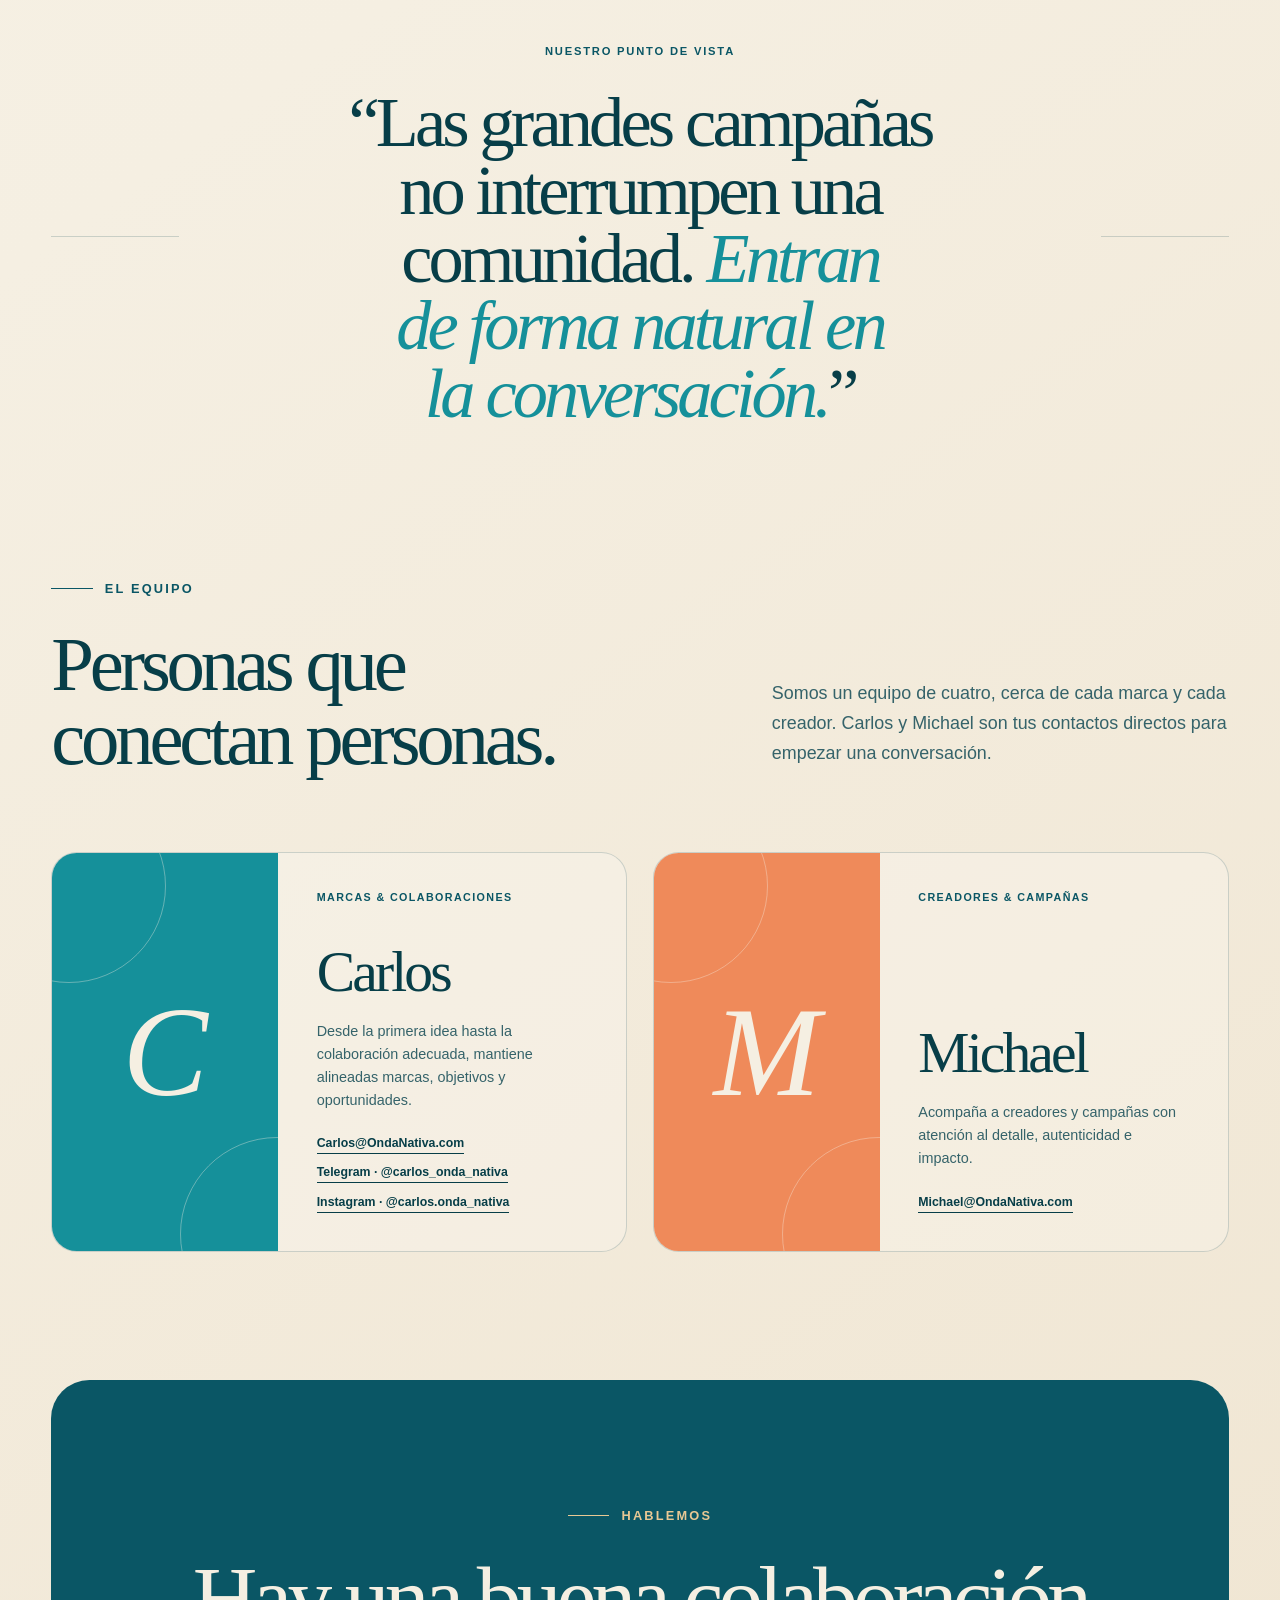
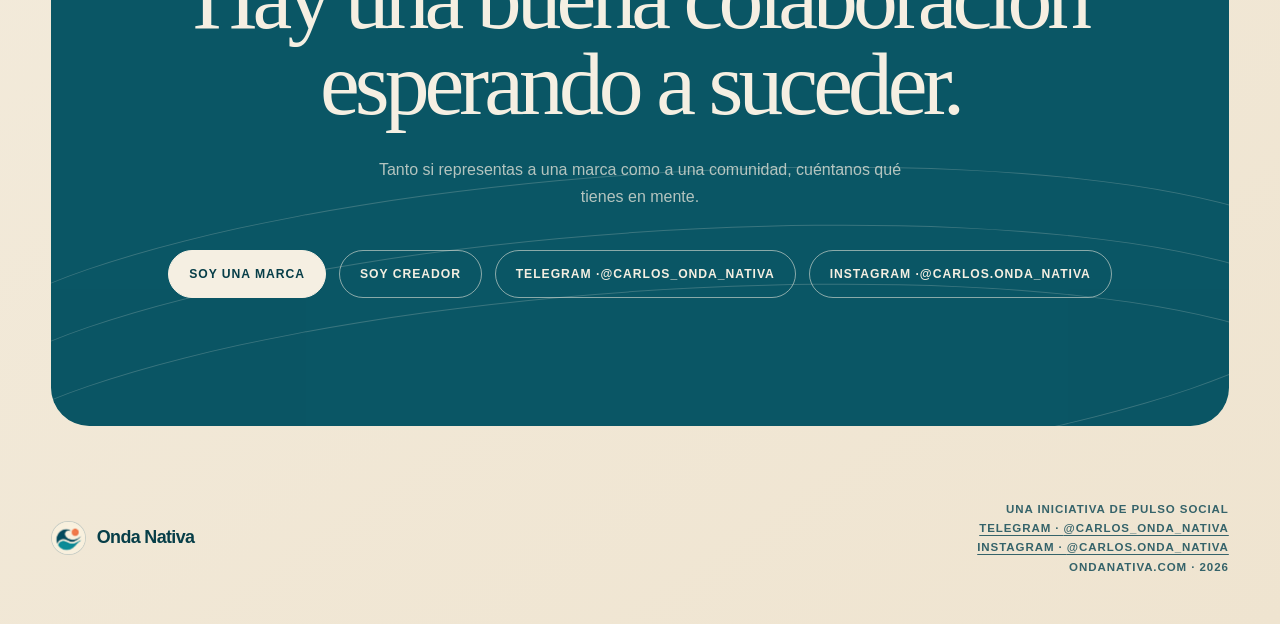
<file: es/index.html>
<!doctype html>
<html lang="es">
  <head>
    <meta charset="utf-8" />
    <meta name="viewport" content="width=device-width, initial-scale=1" />
    <meta name="theme-color" content="#0a4e59" />
    <meta
      name="description"
      content="Onda Nativa conecta marcas con creadores y convierte buenas colaboraciones en campañas con impacto real."
    />

    <meta property="og:type" content="website" />
    <meta property="og:locale" content="es_ES" />
    <meta property="og:url" content="https://ondanativa.com/es/" />
    <meta property="og:site_name" content="Onda Nativa" />
    <meta property="og:title" content="Onda Nativa · Marcas y creadores en la misma onda" />
    <meta
      property="og:description"
      content="Conectamos marcas con creadores y acompañamos cada campaña desde el primer contacto hasta el resultado."
    />
    <meta property="og:image" content="https://ondanativa.com/assets/og.png" />
    <meta property="og:image:width" content="1200" />
    <meta property="og:image:height" content="630" />
    <meta property="og:image:alt" content="Onda Nativa — Una nueva ola está tomando forma." />

    <meta name="twitter:card" content="summary_large_image" />
    <meta name="twitter:title" content="Onda Nativa · Marcas y creadores en la misma onda" />
    <meta
      name="twitter:description"
      content="Conectamos marcas con creadores y acompañamos cada campaña desde el primer contacto hasta el resultado."
    />
    <meta name="twitter:image" content="https://ondanativa.com/assets/og.png" />

    <title>Onda Nativa · Pulso Social</title>
    <link rel="canonical" href="https://ondanativa.com/es/" />
    <link rel="alternate" hreflang="pt" href="https://ondanativa.com/" />
    <link rel="alternate" hreflang="es" href="https://ondanativa.com/es/" />
    <link rel="alternate" hreflang="en" href="https://ondanativa.com/en/" />
    <link rel="alternate" hreflang="x-default" href="https://ondanativa.com/" />
    <link rel="icon" href="../assets/favicon.png?v=2" type="image/png" sizes="64x64" />
    <link rel="apple-touch-icon" href="../assets/apple-touch-icon.png?v=2" sizes="180x180" />
    <link rel="stylesheet" href="../styles.css?v=6" />
    <script src="../language.js"></script>
  </head>

  <body>
    <a class="skip-link" href="#contenido">Saltar al contenido</a>

    <div class="site-shell">
      <header class="site-header" aria-label="Cabecera">
        <a class="brand" href="./" aria-label="Onda Nativa, página de inicio">
          <span class="brand-mark" aria-hidden="true">
            <img src="../assets/brand/onda-nativa-logo-site-256.png" width="34" height="34" alt="" style="display:block;width:2.15rem;height:2.15rem;max-width:2.15rem;max-height:2.15rem;object-fit:cover;border-radius:50%" />
          </span>
          <span>Onda Nativa</span>
        </a>

        <nav class="site-nav" aria-label="Navegación principal">
          <a href="#para-marcas">Marcas</a>
          <a href="#para-creadores">Creadores</a>
          <a href="#como-funciona">Cómo funciona</a>
          <a href="#equipo">Equipo</a>
        </nav>

        <div class="language-switcher" aria-label="Elegir idioma">
          <a href="../" data-language="pt" lang="pt">PT</a>
          <span aria-hidden="true">·</span>
          <a href="./" data-language="es" lang="es" aria-current="page">ES</a>
          <span aria-hidden="true">·</span>
          <a href="../en/" data-language="en" lang="en">EN</a>
        </div>

        <a class="header-contact" href="mailto:carlos@ondanativa.com">Hablemos</a>
      </header>

      <main id="contenido">
        <section class="hero" aria-labelledby="titulo-principal">
          <div class="hero-copy">
            <p class="eyebrow">Influencer marketing · Portugal</p>
            <h1 id="titulo-principal">Marcas y creadores<br />en la misma onda.</h1>
            <p class="intro">
              Encontramos la voz adecuada para cada marca y la oportunidad adecuada para cada creador.
              Diseñamos, conectamos y acompañamos campañas con impacto real.
            </p>

            <div class="hero-actions" aria-label="Iniciar una conversación">
              <a class="button button-primary" href="mailto:carlos@ondanativa.com?subject=Quiero%20trabajar%20con%20Onda%20Nativa">Creemos impacto</a>
              <a class="button button-secondary" href="#como-funciona">Descubre cómo</a>
            </div>
          </div>

          <div class="hero-art" aria-hidden="true">
            <div class="sun"></div>
            <div class="wave wave-back"></div>
            <div class="wave wave-middle"></div>
            <div class="wave wave-front"></div>
            <span class="orbit orbit-one"></span>
            <span class="orbit orbit-two"></span>
            <p class="art-note">comunidad en movimiento</p>
          </div>
        </section>

        <section class="bridge-section page-section" aria-labelledby="puente-titulo">
          <div class="section-heading">
            <p class="eyebrow">Qué hacemos</p>
            <h2 id="puente-titulo">Dos orillas.<br />Una conexión.</h2>
            <p>
              Las mejores colaboraciones nacen cuando coinciden objetivos, valores y audiencias.
              Nosotros construimos ese puente con criterio, cercanía y claridad.
            </p>
          </div>

          <div class="audience-grid">
            <article class="audience-card audience-card-brand" id="para-marcas">
              <div class="card-topline">
                <span>01</span>
                <span>Para marcas</span>
              </div>
              <h3>La voz adecuada para tu próxima campaña.</h3>
              <p>
                Convertimos tu objetivo en un briefing claro y encontramos creadores cuya comunidad,
                lenguaje y presencia encajan con la marca.
              </p>
              <ul>
                <li>Selección y contacto con creadores</li>
                <li>Propuesta, negociación y briefing</li>
                <li>Acompañamiento de toda la campaña</li>
              </ul>
              <a class="text-link" href="mailto:carlos@ondanativa.com?subject=Soy%20una%20marca%20y%20quiero%20crear%20una%20campana">Quiero lanzar una campaña <span aria-hidden="true">↗</span></a>
            </article>

            <article class="audience-card audience-card-creator" id="para-creadores">
              <div class="card-topline">
                <span>02</span>
                <span>Para creadores</span>
              </div>
              <h3>Colaboraciones que respetan tu voz.</h3>
              <p>
                Acercamos tu talento a marcas relevantes y protegemos lo que hace especial tu contenido:
                autenticidad, libertad y confianza.
              </p>
              <ul>
                <li>Oportunidades alineadas con tu perfil</li>
                <li>Condiciones y expectativas transparentes</li>
                <li>Apoyo antes, durante y después de publicar</li>
              </ul>
              <a class="text-link" href="mailto:michael@ondanativa.com?subject=Soy%20creador%20y%20quiero%20trabajar%20con%20Onda%20Nativa">Quiero formar parte <span aria-hidden="true">↗</span></a>
            </article>
          </div>
        </section>

        <section class="process-section page-section" id="como-funciona" aria-labelledby="proceso-titulo">
          <div class="section-heading section-heading-light">
            <p class="eyebrow">Cómo funciona</p>
            <h2 id="proceso-titulo">De la primera conversación<br />a la campaña en marcha.</h2>
          </div>

          <ol class="process-list">
            <li>
              <span class="process-number">01</span>
              <div>
                <h3>Escuchamos</h3>
                <p>Entendemos la marca, sus objetivos y el contexto antes de sugerir ningún nombre.</p>
              </div>
            </li>
            <li>
              <span class="process-number">02</span>
              <div>
                <h3>Encontramos</h3>
                <p>Seleccionamos creadores por su afinidad real con la audiencia y el mensaje.</p>
              </div>
            </li>
            <li>
              <span class="process-number">03</span>
              <div>
                <h3>Alineamos</h3>
                <p>Gestionamos condiciones, briefing, calendario y expectativas de ambas partes.</p>
              </div>
            </li>
            <li>
              <span class="process-number">04</span>
              <div>
                <h3>Acompañamos</h3>
                <p>Estamos presentes en cada etapa para que la colaboración fluya y cumpla su objetivo.</p>
              </div>
            </li>
          </ol>
        </section>

        <section class="belief-section page-section" aria-label="Nuestro punto de vista">
          <p class="belief-kicker">Nuestro punto de vista</p>
          <blockquote>
            “Las grandes campañas no interrumpen una comunidad. <em>Entran de forma natural en la conversación.</em>”
          </blockquote>
        </section>

        <section class="team-section page-section" id="equipo" aria-labelledby="equipo-titulo">
          <div class="section-heading team-heading">
            <div>
              <p class="eyebrow">El equipo</p>
              <h2 id="equipo-titulo">Personas que conectan personas.</h2>
            </div>
            <p>
              Somos un equipo de cuatro, cerca de cada marca y cada creador. Carlos y Michael son
              tus contactos directos para empezar una conversación.
            </p>
          </div>

          <div class="team-grid">
            <article class="team-card">
              <div class="member-symbol" aria-hidden="true"><span>C</span></div>
              <div class="member-copy">
                <p class="member-role">Marcas &amp; Colaboraciones</p>
                <h3>Carlos</h3>
                <p>Desde la primera idea hasta la colaboración adecuada, mantiene alineadas marcas, objetivos y oportunidades.</p>
                <div class="member-links">
                  <a href="mailto:carlos@ondanativa.com">Carlos@OndaNativa.com</a>
                  <a href="https://t.me/carlos_onda_nativa">Telegram · <span translate="no">@carlos_onda_nativa</span></a>
                  <a href="https://www.instagram.com/carlos.onda_nativa/">Instagram · <span translate="no">@carlos.onda_nativa</span></a>
                </div>
              </div>
            </article>

            <article class="team-card team-card-alt">
              <div class="member-symbol" aria-hidden="true"><span>M</span></div>
              <div class="member-copy">
                <p class="member-role">Creadores &amp; Campañas</p>
                <h3>Michael</h3>
                <p>Acompaña a creadores y campañas con atención al detalle, autenticidad e impacto.</p>
                <a href="mailto:michael@ondanativa.com">Michael@OndaNativa.com</a>
              </div>
            </article>
          </div>
        </section>

        <section class="contact-section page-section" aria-labelledby="contacto-titulo">
          <div class="contact-wave" aria-hidden="true">
            <span></span><span></span><span></span>
          </div>
          <p class="eyebrow">Hablemos</p>
          <h2 id="contacto-titulo">Hay una buena colaboración<br />esperando a suceder.</h2>
          <p>Tanto si representas a una marca como a una comunidad, cuéntanos qué tienes en mente.</p>
          <div class="contact-actions">
            <a class="button button-cream" href="mailto:carlos@ondanativa.com?subject=Represento%20a%20una%20marca">Soy una marca</a>
            <a class="button button-outline-light" href="mailto:michael@ondanativa.com?subject=Soy%20creador">Soy creador</a>
            <a class="button button-outline-light" href="https://t.me/carlos_onda_nativa" aria-label="Contactar con Onda Nativa por Telegram">Telegram · <span translate="no">@carlos_onda_nativa</span></a>
            <a class="button button-outline-light" href="https://www.instagram.com/carlos.onda_nativa/" aria-label="Ver Onda Nativa en Instagram">Instagram · <span translate="no">@carlos.onda_nativa</span></a>
          </div>
        </section>
      </main>

      <footer class="site-footer">
        <a class="brand footer-brand" href="./" aria-label="Onda Nativa, página de inicio">
          <span class="brand-mark" aria-hidden="true">
            <img src="../assets/brand/onda-nativa-logo-site-256.png" width="34" height="34" alt="" style="display:block;width:2.15rem;height:2.15rem;max-width:2.15rem;max-height:2.15rem;object-fit:cover;border-radius:50%" />
          </span>
          <span>Onda Nativa</span>
        </a>
        <div class="footer-meta">
          <p>Una iniciativa de Pulso Social</p>
          <p><a href="https://t.me/carlos_onda_nativa">Telegram · <span translate="no">@carlos_onda_nativa</span></a></p>
          <p><a href="https://www.instagram.com/carlos.onda_nativa/">Instagram · <span translate="no">@carlos.onda_nativa</span></a></p>
          <p>ondanativa.com <span aria-hidden="true">·</span> 2026</p>
        </div>
      </footer>
    </div>
  </body>
</html>
</file>
<file: styles.css>
:root {
  color-scheme: light;
  --ink: #073e48;
  --ink-soft: #35636a;
  --cream: #f5efe2;
  --sand: #e8c894;
  --sun: #ef8a5a;
  --sea: #15909a;
  --sea-deep: #0a5665;
  --line: rgba(7, 62, 72, 0.18);
  --page-padding: clamp(1.25rem, 4vw, 4.5rem);
}

* {
  box-sizing: border-box;
}

html {
  min-width: 320px;
  background: var(--cream);
  scroll-behavior: smooth;
}

body {
  min-height: 100vh;
  min-height: 100svh;
  margin: 0;
  color: var(--ink);
  background:
    radial-gradient(circle at 78% 17%, rgba(239, 138, 90, 0.16), transparent 23rem),
    linear-gradient(145deg, #faf6ec 0%, var(--cream) 55%, #efe4d0 100%);
  font-family: Inter, ui-sans-serif, -apple-system, BlinkMacSystemFont, "Segoe UI", sans-serif;
  text-rendering: optimizeLegibility;
}

body::before {
  position: fixed;
  inset: 0;
  z-index: 2;
  pointer-events: none;
  content: "";
  opacity: 0.17;
  background-image: url("data:image/svg+xml,%3Csvg viewBox='0 0 160 160' xmlns='http://www.w3.org/2000/svg'%3E%3Cfilter id='n'%3E%3CfeTurbulence type='fractalNoise' baseFrequency='.88' numOctaves='3' stitchTiles='stitch'/%3E%3C/filter%3E%3Crect width='100%25' height='100%25' filter='url(%23n)' opacity='.16'/%3E%3C/svg%3E");
  mix-blend-mode: multiply;
}

a {
  color: inherit;
}

.skip-link {
  position: fixed;
  top: 0.75rem;
  left: 0.75rem;
  z-index: 20;
  padding: 0.65rem 0.9rem;
  border-radius: 999px;
  background: var(--ink);
  color: white;
  font-size: 0.875rem;
  transform: translateY(-180%);
  transition: transform 160ms ease;
}

.skip-link:focus {
  transform: translateY(0);
}

.site-shell {
  position: relative;
  z-index: 1;
  display: grid;
  grid-template-rows: auto 1fr auto;
  width: 100%;
  min-height: 100vh;
  min-height: 100svh;
  overflow: hidden;
}

.site-header,
.site-footer {
  display: flex;
  align-items: center;
  justify-content: space-between;
  gap: 1rem;
  padding-right: var(--page-padding);
  padding-left: var(--page-padding);
}

.site-header {
  padding-top: clamp(1.35rem, 3vw, 2.6rem);
  padding-bottom: 1rem;
  animation: rise-in 800ms 80ms both cubic-bezier(0.22, 1, 0.36, 1);
}

.site-nav {
  display: flex;
  align-items: center;
  gap: clamp(1rem, 2.4vw, 2.3rem);
  margin-left: auto;
  margin-right: clamp(1rem, 2.6vw, 2.6rem);
}

.site-nav a {
  color: var(--ink-soft);
  font-size: 0.72rem;
  font-weight: 720;
  letter-spacing: 0.045em;
  text-decoration: none;
  transition: color 160ms ease;
}

.site-nav a:hover {
  color: var(--ink);
}

.language-switcher {
  display: inline-flex;
  align-items: center;
  gap: 0.34rem;
  margin-right: clamp(0.8rem, 1.7vw, 1.6rem);
  color: rgba(7, 62, 72, 0.35);
  font-size: 0.66rem;
  font-weight: 800;
  letter-spacing: 0.08em;
}

.language-switcher a {
  color: var(--ink-soft);
  text-decoration: none;
  transition: color 160ms ease;
}

.language-switcher a:hover,
.language-switcher a[aria-current="page"] {
  color: var(--ink);
}

.brand {
  display: inline-flex;
  align-items: center;
  gap: 0.7rem;
  color: var(--ink);
  font-size: clamp(1rem, 1.4vw, 1.2rem);
  font-weight: 750;
  letter-spacing: -0.035em;
  text-decoration: none;
}

.brand-mark {
  display: grid;
  width: 2.15rem;
  height: 2.15rem;
  overflow: hidden;
  place-items: center;
  border: 1px solid var(--line);
  border-radius: 50%;
  background: var(--cream);
}

.brand-mark img {
  display: block;
  width: 100%;
  height: 100%;
  border-radius: inherit;
  object-fit: cover;
  transform: scale(1.14);
}

.status,
.header-contact {
  display: inline-flex;
  align-items: center;
  gap: 0.55rem;
  color: var(--ink-soft);
  font-size: 0.72rem;
  font-weight: 700;
  letter-spacing: 0.12em;
  text-transform: uppercase;
}

.header-contact {
  padding-bottom: 0.2rem;
  border-bottom: 1px solid currentColor;
  color: var(--ink);
  text-decoration: none;
  transition: color 160ms ease;
}

.header-contact:hover {
  color: var(--sea);
}

.status-dot {
  width: 0.5rem;
  height: 0.5rem;
  border-radius: 50%;
  background: var(--sun);
  box-shadow: 0 0 0 0 rgba(239, 138, 90, 0.38);
  animation: pulse 2.8s infinite;
}

.hero {
  position: relative;
  display: grid;
  grid-template-columns: minmax(0, 1.08fr) minmax(19rem, 0.92fr);
  align-items: center;
  gap: clamp(2rem, 6vw, 7rem);
  width: min(100%, 100rem);
  min-height: min(49rem, calc(100svh - 7rem));
  margin: 0 auto;
  padding: clamp(2.5rem, 5vw, 5.5rem) var(--page-padding);
}

.hero-copy {
  position: relative;
  z-index: 3;
  max-width: 51rem;
}

.eyebrow {
  display: flex;
  align-items: center;
  gap: 0.75rem;
  margin: 0 0 clamp(1.3rem, 2.5vw, 2.2rem);
  color: var(--sea-deep);
  font-size: clamp(0.72rem, 1vw, 0.82rem);
  font-weight: 800;
  letter-spacing: 0.17em;
  text-transform: uppercase;
  animation: rise-in 850ms 220ms both cubic-bezier(0.22, 1, 0.36, 1);
}

.eyebrow::before {
  width: 2.6rem;
  height: 1px;
  content: "";
  background: currentColor;
}

h1 {
  max-width: 13ch;
  margin: 0;
  color: var(--ink);
  font-family: Iowan Old Style, Baskerville, "Times New Roman", serif;
  font-size: clamp(3.3rem, 7.4vw, 8rem);
  font-weight: 500;
  letter-spacing: -0.065em;
  line-height: 0.86;
  text-wrap: balance;
  animation: rise-in 950ms 300ms both cubic-bezier(0.22, 1, 0.36, 1);
}

.intro {
  max-width: 36rem;
  margin: clamp(1.8rem, 3vw, 2.7rem) 0 0;
  color: var(--ink-soft);
  font-size: clamp(1.02rem, 1.5vw, 1.28rem);
  line-height: 1.65;
  text-wrap: pretty;
  animation: rise-in 950ms 400ms both cubic-bezier(0.22, 1, 0.36, 1);
}

.coming-soon,
.hero-actions {
  display: inline-flex;
  align-items: stretch;
  margin-top: clamp(2rem, 4vw, 3.6rem);
  overflow: hidden;
  border: 1px solid var(--line);
  border-radius: 999px;
  background: rgba(255, 255, 255, 0.28);
  backdrop-filter: blur(12px);
  animation: rise-in 950ms 500ms both cubic-bezier(0.22, 1, 0.36, 1);
}

.hero-actions {
  gap: 0.75rem;
  border: 0;
  border-radius: 0;
  background: transparent;
  overflow: visible;
  backdrop-filter: none;
}

.button {
  display: inline-flex;
  min-height: 3rem;
  align-items: center;
  justify-content: center;
  padding: 0.85rem 1.25rem;
  border: 1px solid var(--ink);
  border-radius: 999px;
  font-size: 0.76rem;
  font-weight: 800;
  letter-spacing: 0.08em;
  text-decoration: none;
  text-transform: uppercase;
  transition: transform 180ms ease, background-color 180ms ease, color 180ms ease;
}

.button:hover {
  transform: translateY(-2px);
}

.button-primary {
  background: var(--ink);
  color: var(--cream);
}

.button-secondary {
  background: rgba(255, 255, 255, 0.25);
  color: var(--ink);
}

.coming-soon-label,
.coming-soon-text {
  padding: 0.72rem 1rem;
  font-size: 0.74rem;
  line-height: 1;
}

.coming-soon-label {
  background: var(--ink);
  color: var(--cream);
  font-weight: 800;
  letter-spacing: 0.1em;
  text-transform: uppercase;
}

.coming-soon-text {
  color: var(--ink-soft);
  font-weight: 650;
}

.hero-art {
  position: relative;
  width: min(38vw, 34rem);
  aspect-ratio: 0.88;
  justify-self: end;
  isolation: isolate;
  animation: art-in 1.25s 360ms both cubic-bezier(0.22, 1, 0.36, 1);
}

.hero-art::after {
  position: absolute;
  inset: auto 8% 4% 7%;
  z-index: -3;
  height: 13%;
  border-radius: 50%;
  content: "";
  background: rgba(7, 62, 72, 0.17);
  filter: blur(2rem);
}

.sun {
  position: absolute;
  top: 5%;
  right: 2%;
  width: 72%;
  aspect-ratio: 1;
  border-radius: 50%;
  background:
    radial-gradient(circle at 34% 28%, rgba(255, 255, 255, 0.68), transparent 16%),
    linear-gradient(145deg, #f8bd78, var(--sun));
  box-shadow:
    inset -2.3rem -2rem 4rem rgba(194, 74, 52, 0.14),
    0 2rem 5rem rgba(239, 138, 90, 0.2);
}

.wave {
  position: absolute;
  left: 0;
  width: 100%;
  border-radius: 54% 46% 18% 13% / 18% 42% 18% 24%;
  transform: rotate(-8deg);
  transform-origin: center;
}

.wave-back {
  top: 46%;
  height: 39%;
  background: var(--sand);
  clip-path: polygon(0 33%, 13% 24%, 30% 30%, 47% 52%, 62% 60%, 75% 42%, 87% 18%, 100% 10%, 100% 100%, 0 100%);
}

.wave-middle {
  top: 48%;
  height: 44%;
  background: var(--sea);
  clip-path: polygon(0 56%, 12% 41%, 27% 37%, 42% 46%, 57% 59%, 70% 61%, 82% 45%, 90% 29%, 100% 22%, 100% 100%, 0 100%);
  box-shadow: inset 0 1.2rem 0 rgba(255, 255, 255, 0.16);
}

.wave-front {
  top: 60%;
  height: 34%;
  background: var(--sea-deep);
  clip-path: polygon(0 44%, 16% 30%, 32% 34%, 48% 57%, 64% 62%, 80% 47%, 100% 12%, 100% 100%, 0 100%);
}

.orbit {
  position: absolute;
  border: 1px solid rgba(7, 62, 72, 0.25);
  border-radius: 50%;
}

.orbit-one {
  inset: 0 2% 20% 13%;
  z-index: -2;
  transform: rotate(18deg);
}

.orbit-two {
  inset: 10% 16% 11% 0;
  z-index: -2;
  transform: rotate(-21deg);
}

.art-note {
  position: absolute;
  right: -2.2rem;
  bottom: 25%;
  z-index: 4;
  margin: 0;
  color: rgba(7, 62, 72, 0.7);
  font-size: 0.62rem;
  font-weight: 750;
  letter-spacing: 0.16em;
  text-transform: uppercase;
  transform: rotate(90deg);
}

.site-footer {
  padding-top: 1rem;
  padding-bottom: clamp(1.4rem, 3vw, 2.5rem);
  color: var(--ink-soft);
  font-size: 0.72rem;
  font-weight: 650;
  letter-spacing: 0.08em;
  text-transform: uppercase;
  animation: rise-in 800ms 650ms both cubic-bezier(0.22, 1, 0.36, 1);
}

.site-footer p {
  margin: 0;
}

.page-section {
  width: min(100%, 100rem);
  margin: 0 auto;
  padding: clamp(6rem, 10vw, 10rem) var(--page-padding);
}

.section-heading {
  display: grid;
  grid-template-columns: minmax(15rem, 0.9fr) minmax(18rem, 1.1fr);
  column-gap: clamp(3rem, 8vw, 9rem);
  align-items: end;
  margin-bottom: clamp(3rem, 6vw, 6rem);
}

.section-heading .eyebrow {
  grid-column: 1 / -1;
  animation: none;
}

.section-heading h2,
.belief-section blockquote,
.contact-section h2 {
  margin: 0;
  font-family: Iowan Old Style, Baskerville, "Times New Roman", serif;
  font-weight: 500;
  letter-spacing: -0.055em;
  line-height: 0.96;
  text-wrap: balance;
}

.section-heading h2 {
  color: var(--ink);
  font-size: clamp(3rem, 6vw, 6.5rem);
}

.section-heading > p:not(.eyebrow),
.team-heading > p {
  max-width: 34rem;
  margin: 0 0 0.4rem;
  color: var(--ink-soft);
  font-size: clamp(1rem, 1.4vw, 1.2rem);
  line-height: 1.7;
  text-wrap: pretty;
}

.audience-grid {
  display: grid;
  grid-template-columns: repeat(2, minmax(0, 1fr));
  gap: clamp(1rem, 2.2vw, 2rem);
}

.audience-card {
  display: flex;
  min-height: 36rem;
  flex-direction: column;
  padding: clamp(2rem, 4vw, 4.2rem);
  border-radius: clamp(1.25rem, 2vw, 2.2rem);
}

.audience-card-brand {
  background: var(--ink);
  color: var(--cream);
}

.audience-card-creator {
  background: var(--sand);
  color: var(--ink);
}

.card-topline {
  display: flex;
  justify-content: space-between;
  padding-bottom: 1.2rem;
  border-bottom: 1px solid currentColor;
  font-size: 0.7rem;
  font-weight: 800;
  letter-spacing: 0.13em;
  opacity: 0.72;
  text-transform: uppercase;
}

.audience-card h3 {
  max-width: 11ch;
  margin: clamp(3rem, 6vw, 5.5rem) 0 1.5rem;
  font-family: Iowan Old Style, Baskerville, "Times New Roman", serif;
  font-size: clamp(2.35rem, 4.2vw, 4.5rem);
  font-weight: 500;
  letter-spacing: -0.055em;
  line-height: 0.98;
}

.audience-card > p {
  max-width: 33rem;
  margin: 0;
  font-size: 1rem;
  line-height: 1.7;
  opacity: 0.8;
}

.audience-card ul {
  display: grid;
  gap: 0.8rem;
  margin: 2rem 0 2.5rem;
  padding: 0;
  list-style: none;
}

.audience-card li {
  display: flex;
  gap: 0.7rem;
  align-items: flex-start;
  font-size: 0.88rem;
  font-weight: 680;
  line-height: 1.45;
}

.audience-card li::before {
  content: "~";
  font-weight: 800;
}

.text-link {
  display: inline-flex;
  align-items: center;
  align-self: flex-start;
  gap: 0.55rem;
  margin-top: auto;
  padding-bottom: 0.35rem;
  border-bottom: 1px solid currentColor;
  font-size: 0.76rem;
  font-weight: 800;
  letter-spacing: 0.08em;
  text-decoration: none;
  text-transform: uppercase;
}

.text-link span {
  font-size: 1rem;
  transition: transform 160ms ease;
}

.text-link:hover span {
  transform: translate(0.16rem, -0.16rem);
}

.process-section {
  width: 100%;
  max-width: none;
  background: var(--ink);
  color: var(--cream);
}

.process-section > * {
  width: min(100%, calc(100rem - (2 * var(--page-padding))));
  margin-right: auto;
  margin-left: auto;
}

.section-heading-light h2,
.section-heading-light .eyebrow {
  color: var(--cream);
}

.process-list {
  display: grid;
  grid-template-columns: repeat(4, minmax(0, 1fr));
  margin-top: clamp(3rem, 6vw, 6rem);
  margin-bottom: 0;
  padding: 0;
  border-top: 1px solid rgba(245, 239, 226, 0.25);
  list-style: none;
}

.process-list li {
  min-height: 19rem;
  padding: 1.6rem clamp(1rem, 2.2vw, 2rem) 1rem 0;
  border-right: 1px solid rgba(245, 239, 226, 0.18);
}

.process-list li + li {
  padding-left: clamp(1rem, 2.2vw, 2rem);
}

.process-list li:last-child {
  border-right: 0;
}

.process-number {
  display: block;
  color: var(--sun);
  font-size: 0.7rem;
  font-weight: 800;
  letter-spacing: 0.12em;
}

.process-list h3 {
  margin: clamp(4rem, 7vw, 7rem) 0 0.8rem;
  font-family: Iowan Old Style, Baskerville, "Times New Roman", serif;
  font-size: clamp(1.8rem, 2.7vw, 2.8rem);
  font-weight: 500;
  letter-spacing: -0.04em;
}

.process-list p {
  max-width: 15rem;
  margin: 0;
  color: rgba(245, 239, 226, 0.7);
  font-size: 0.86rem;
  line-height: 1.65;
}

.belief-section {
  position: relative;
  padding-top: clamp(7rem, 12vw, 13rem);
  padding-bottom: clamp(7rem, 12vw, 13rem);
  text-align: center;
}

.belief-section::before,
.belief-section::after {
  position: absolute;
  top: 50%;
  width: clamp(3rem, 10vw, 10rem);
  height: 1px;
  content: "";
  background: var(--line);
}

.belief-section::before {
  left: var(--page-padding);
}

.belief-section::after {
  right: var(--page-padding);
}

.belief-kicker {
  margin: 0 0 2rem;
  color: var(--sea-deep);
  font-size: 0.7rem;
  font-weight: 800;
  letter-spacing: 0.16em;
  text-transform: uppercase;
}

.belief-section blockquote {
  max-width: 19ch;
  margin: 0 auto;
  color: var(--ink);
  font-size: clamp(2.8rem, 5.5vw, 5.8rem);
}

.belief-section em {
  color: var(--sea);
  font-weight: 500;
}

.team-section {
  padding-top: 0;
}

.team-heading {
  grid-template-columns: minmax(18rem, 1.15fr) minmax(18rem, 0.85fr);
}

.team-heading .eyebrow {
  grid-column: auto;
}

.team-heading > div .eyebrow {
  animation: none;
}

.team-grid {
  display: grid;
  grid-template-columns: repeat(2, minmax(0, 1fr));
  gap: clamp(1rem, 2vw, 1.8rem);
}

.team-card {
  display: grid;
  grid-template-columns: minmax(9rem, 0.65fr) minmax(15rem, 1fr);
  min-height: 25rem;
  overflow: hidden;
  border: 1px solid var(--line);
  border-radius: clamp(1.25rem, 2vw, 2rem);
  background: rgba(255, 255, 255, 0.22);
}

.member-symbol {
  position: relative;
  display: grid;
  min-height: 100%;
  overflow: hidden;
  place-items: center;
  background: var(--sea);
  color: var(--cream);
}

.team-card-alt .member-symbol {
  background: var(--sun);
}

.member-symbol::before,
.member-symbol::after {
  position: absolute;
  width: 12rem;
  height: 12rem;
  border: 1px solid rgba(245, 239, 226, 0.36);
  border-radius: 50%;
  content: "";
}

.member-symbol::before {
  top: -4rem;
  left: -5rem;
}

.member-symbol::after {
  right: -6rem;
  bottom: -5rem;
}

.member-symbol span {
  font-family: Iowan Old Style, Baskerville, "Times New Roman", serif;
  font-size: clamp(5rem, 10vw, 9rem);
  font-style: italic;
  line-height: 1;
}

.member-copy {
  display: flex;
  flex-direction: column;
  padding: clamp(2rem, 3vw, 3.2rem);
}

.member-role {
  margin: 0;
  color: var(--sea-deep);
  font-size: 0.67rem;
  font-weight: 800;
  letter-spacing: 0.13em;
  text-transform: uppercase;
}

.member-copy h3 {
  margin: auto 0 1rem;
  font-family: Iowan Old Style, Baskerville, "Times New Roman", serif;
  font-size: clamp(2.7rem, 4.5vw, 4.4rem);
  font-weight: 500;
  letter-spacing: -0.05em;
}

.member-copy > p:not(.member-role) {
  margin: 0 0 1.5rem;
  color: var(--ink-soft);
  font-size: 0.9rem;
  line-height: 1.6;
}

.member-copy a {
  align-self: flex-start;
  padding-bottom: 0.2rem;
  border-bottom: 1px solid currentColor;
  color: var(--ink);
  font-size: 0.77rem;
  font-weight: 750;
  text-decoration: none;
}

.member-links {
  display: grid;
  gap: 0.7rem;
  justify-items: start;
}

.contact-section {
  position: relative;
  width: calc(100% - (2 * var(--page-padding)));
  max-width: calc(100rem - (2 * var(--page-padding)));
  overflow: hidden;
  border-radius: clamp(1.5rem, 3vw, 3rem);
  background: var(--sea-deep);
  color: var(--cream);
  text-align: center;
}

.contact-section .eyebrow {
  justify-content: center;
  color: var(--sand);
  animation: none;
}

.contact-section h2 {
  position: relative;
  z-index: 2;
  color: var(--cream);
  font-size: clamp(3.4rem, 7vw, 7rem);
}

.contact-section > p:not(.eyebrow) {
  position: relative;
  z-index: 2;
  max-width: 33rem;
  margin: 1.8rem auto 0;
  color: rgba(245, 239, 226, 0.72);
  font-size: 1rem;
  line-height: 1.7;
}

.contact-actions {
  position: relative;
  z-index: 2;
  display: flex;
  flex-wrap: wrap;
  justify-content: center;
  gap: 0.8rem;
  margin-top: 2.5rem;
}

.button-cream {
  border-color: var(--cream);
  background: var(--cream);
  color: var(--ink);
}

.button-outline-light {
  border-color: rgba(245, 239, 226, 0.55);
  color: var(--cream);
}

.contact-wave {
  position: absolute;
  inset: 0;
  opacity: 0.2;
}

.contact-wave span {
  position: absolute;
  left: -10%;
  width: 120%;
  height: 48%;
  border: 1px solid var(--cream);
  border-radius: 50%;
  transform: rotate(-4deg);
}

.contact-wave span:nth-child(1) {
  bottom: -27%;
}

.contact-wave span:nth-child(2) {
  bottom: -18%;
}

.contact-wave span:nth-child(3) {
  bottom: -9%;
}

.site-footer {
  width: min(100%, 100rem);
  margin: 0 auto;
  padding-top: clamp(3rem, 6vw, 6rem);
  padding-bottom: clamp(2rem, 4vw, 4rem);
  animation: none;
}

.footer-brand {
  text-transform: none;
}

.footer-meta {
  display: grid;
  gap: 0.45rem;
  justify-items: end;
}

.footer-meta a {
  color: inherit;
  text-underline-offset: 0.22em;
}

.footer-meta a:hover {
  color: var(--ink);
}

a:focus-visible {
  outline: 3px solid var(--sun);
  outline-offset: 4px;
}

@keyframes rise-in {
  from {
    opacity: 0;
    transform: translateY(1rem);
  }
  to {
    opacity: 1;
    transform: translateY(0);
  }
}

@keyframes art-in {
  from {
    opacity: 0;
    transform: scale(0.93) rotate(2deg);
  }
  to {
    opacity: 1;
    transform: scale(1) rotate(0);
  }
}

@keyframes pulse {
  0%,
  100% {
    box-shadow: 0 0 0 0 rgba(239, 138, 90, 0.4);
  }
  50% {
    box-shadow: 0 0 0 0.4rem rgba(239, 138, 90, 0);
  }
}

@media (max-width: 980px) {
  .site-nav {
    display: none;
  }

  .process-list {
    grid-template-columns: repeat(2, minmax(0, 1fr));
  }

  .process-list li:nth-child(2) {
    border-right: 0;
  }

  .process-list li:nth-child(n + 3) {
    border-top: 1px solid rgba(245, 239, 226, 0.18);
  }

  .team-card {
    grid-template-columns: 1fr;
  }

  .member-symbol {
    min-height: 14rem;
  }
}

@media (max-width: 800px) {
  .hero {
    grid-template-columns: 1fr;
    align-content: center;
    gap: 1.5rem;
    padding-top: 2rem;
    padding-bottom: 2rem;
  }

  h1 {
    max-width: 9ch;
    font-size: clamp(3.5rem, 15vw, 6.2rem);
  }

  .intro {
    max-width: 31rem;
  }

  .hero-art {
    position: absolute;
    right: -18%;
    bottom: 5%;
    z-index: -1;
    width: min(78vw, 28rem);
    opacity: 0.27;
  }

  .art-note {
    display: none;
  }

  .section-heading,
  .team-heading {
    grid-template-columns: 1fr;
    gap: 1.7rem;
  }

  .section-heading .eyebrow {
    grid-column: auto;
  }

  .audience-grid,
  .team-grid {
    grid-template-columns: 1fr;
  }

  .audience-card {
    min-height: 32rem;
  }

  .belief-section::before,
  .belief-section::after {
    display: none;
  }

  .contact-section {
    width: calc(100% - (2 * var(--page-padding)));
  }
}

@media (max-width: 520px) {
  .status {
    font-size: 0;
  }

  .status-dot {
    width: 0.65rem;
    height: 0.65rem;
  }

  .hero {
    min-height: 68vh;
  }

  .eyebrow {
    letter-spacing: 0.12em;
  }

  .site-footer {
    align-items: flex-start;
    flex-direction: column;
    gap: 0.35rem;
  }

  .header-contact {
    display: none;
  }

  .hero-actions,
  .contact-actions {
    width: 100%;
    align-items: stretch;
    flex-direction: column;
  }

  .button {
    width: 100%;
  }

  .process-list {
    grid-template-columns: 1fr;
  }

  .process-list li,
  .process-list li + li {
    min-height: auto;
    padding: 1.5rem 0 2rem;
    border-right: 0;
    border-top: 1px solid rgba(245, 239, 226, 0.18);
  }

  .process-list li:first-child {
    border-top: 0;
  }

  .process-list h3 {
    margin-top: 2.5rem;
  }

  .site-footer {
    gap: 1.5rem;
  }

  .footer-meta {
    justify-items: start;
  }
}

@media (prefers-reduced-motion: reduce) {
  *,
  *::before,
  *::after {
    scroll-behavior: auto !important;
    animation-duration: 0.01ms !important;
    animation-iteration-count: 1 !important;
  }
}
</file>
